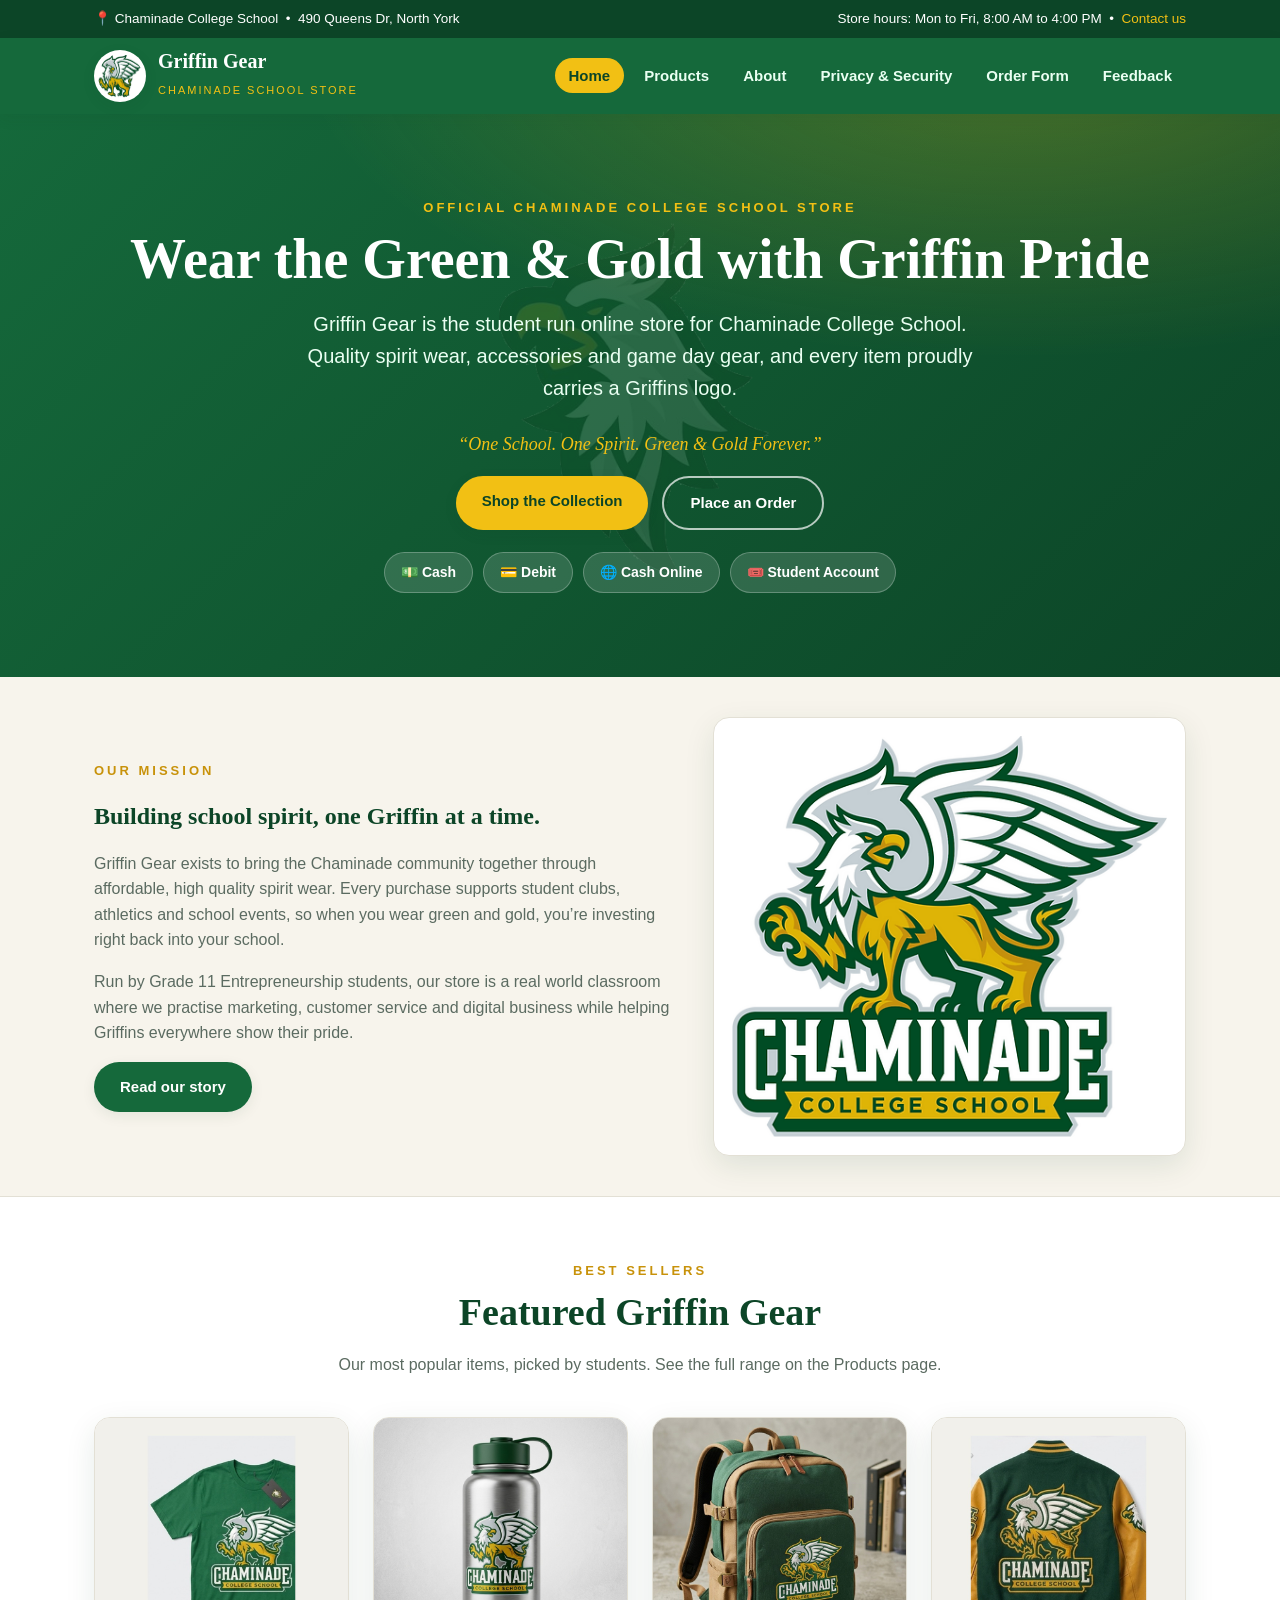
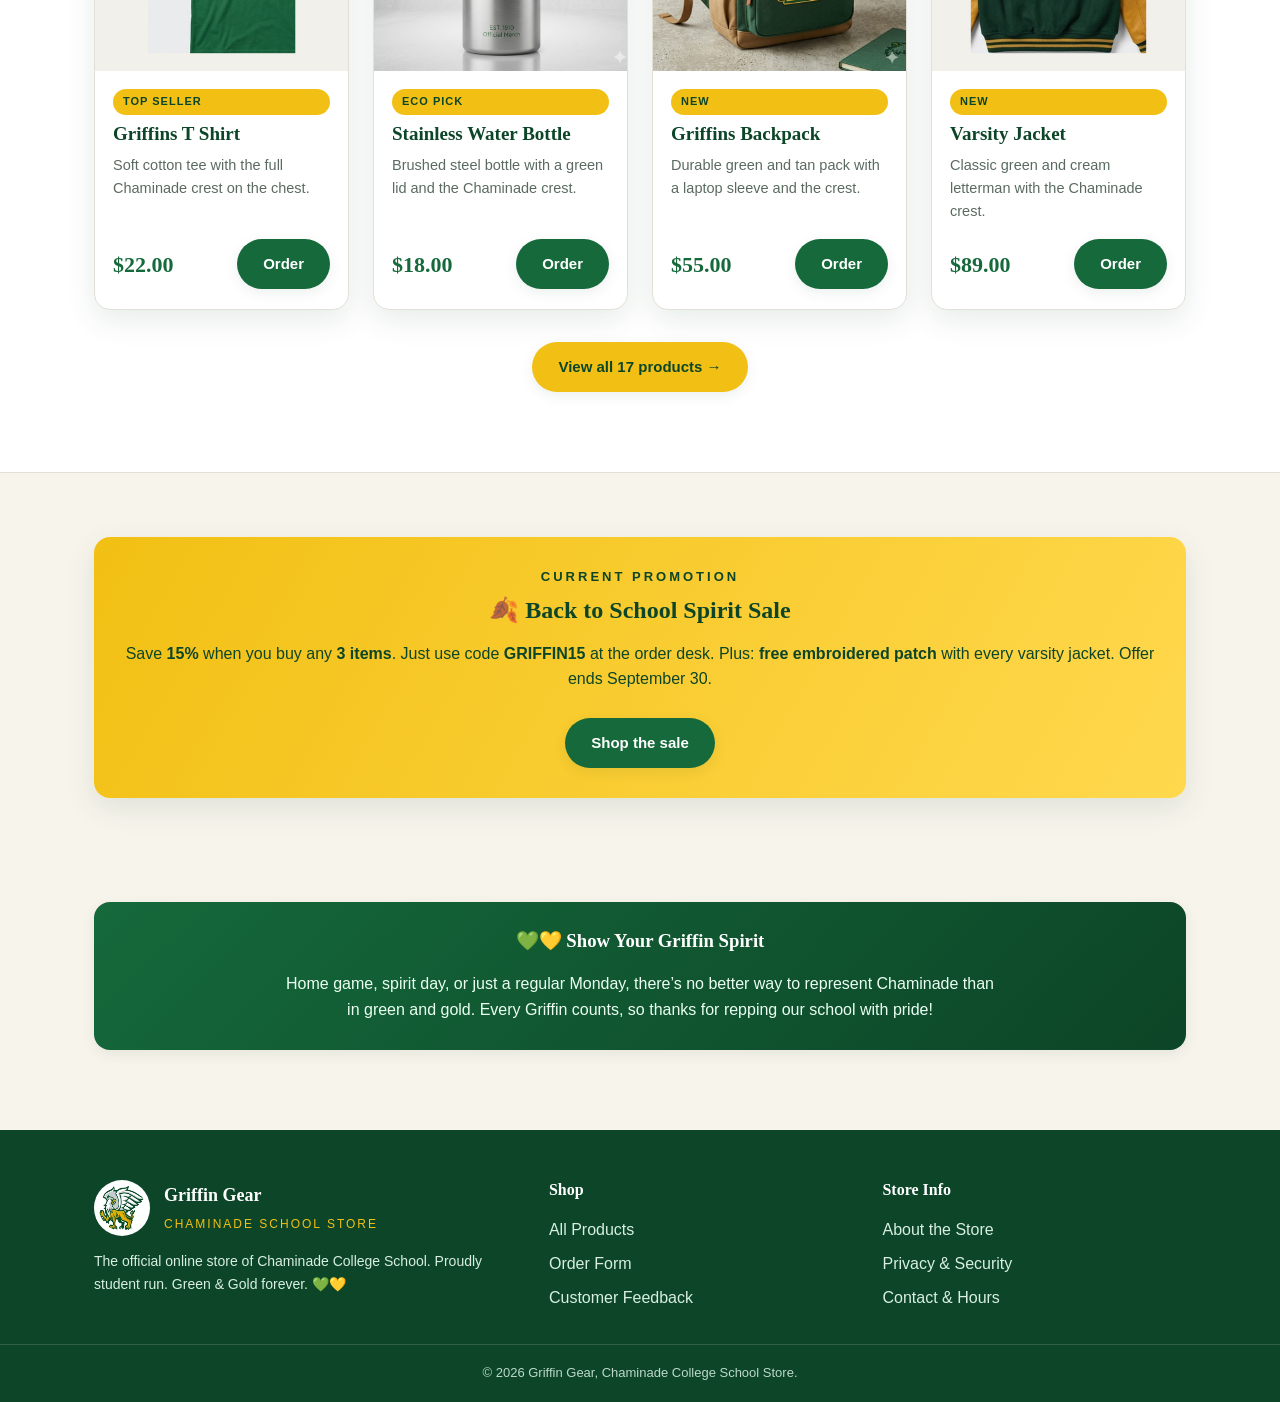
<file: index.html>
<!DOCTYPE html>
<html lang="en">
<head>
  <meta charset="UTF-8" />
  <meta name="viewport" content="width=device-width, initial-scale=1.0" />
  <title>Griffin Gear | Chaminade College School Store</title>
  <meta name="description" content="The official Chaminade College School online store. Shop Griffins spirit wear, accessories and gear in green and gold." />
  <link rel="icon" type="image/png" href="assets/img/favicon.png" />
  <link rel="stylesheet" href="assets/css/styles.css" />
</head>
<body>

  <!-- Top bar -->
  <div class="topbar">
    <div class="container">
      <span>📍 Chaminade College School &nbsp;•&nbsp; 490 Queens Dr, North York</span>
      <span>Store hours: Mon to Fri, 8:00 AM to 4:00 PM &nbsp;•&nbsp; <a href="about.html">Contact us</a></span>
    </div>
  </div>

  <!-- Header / Nav -->
  <header class="site-header">
    <nav class="nav">
      <a class="brand" href="index.html">
        <img src="assets/img/logo-2.png" alt="Chaminade Griffins logo" />
        <span>
          <span class="brand-name">Griffin Gear</span><br />
          <span class="brand-sub">Chaminade School Store</span>
        </span>
      </a>
      <button class="nav-toggle" aria-label="Toggle navigation">☰</button>
      <ul class="nav-links">
        <li><a href="index.html" class="active">Home</a></li>
        <li><a href="products.html">Products</a></li>
        <li><a href="about.html">About</a></li>
        <li><a href="privacy.html">Privacy &amp; Security</a></li>
        <li><a href="order.html">Order Form</a></li>
        <li><a href="feedback.html">Feedback</a></li>
      </ul>
    </nav>
  </header>

  <!-- Hero -->
  <section class="hero">
    <img class="hero-watermark" src="assets/img/logo-3-ghost.png" alt="" aria-hidden="true" />
    <div class="container">
      <p class="eyebrow" style="color:var(--gold)">Official Chaminade College School Store</p>
      <h1>Wear the Green &amp; Gold with Griffin Pride</h1>
      <p class="lead">Griffin Gear is the student run online store for Chaminade College School. Quality spirit wear, accessories and game day gear, and every item proudly carries a Griffins logo.</p>
      <p class="hero-slogan">“One School. One Spirit. Green &amp; Gold Forever.”</p>
      <div class="hero-actions">
        <a class="btn btn--primary" href="products.html">Shop the Collection</a>
        <a class="btn btn--ghost" href="order.html">Place an Order</a>
      </div>
      <div class="pills" aria-label="Accepted payment methods">
        <span class="pill">💵 Cash</span>
        <span class="pill">💳 Debit</span>
        <span class="pill">🌐 Cash Online</span>
        <span class="pill">🎟️ Student Account</span>
      </div>
    </div>
  </section>

  <!-- Mission -->
  <section class="section section--tight">
    <div class="container">
      <div class="split">
        <div>
          <p class="eyebrow">Our Mission</p>
          <h2>Building school spirit, one Griffin at a time.</h2>
          <p class="muted">Griffin Gear exists to bring the Chaminade community together through affordable, high quality spirit wear. Every purchase supports student clubs, athletics and school events, so when you wear green and gold, you’re investing right back into your school.</p>
          <p class="muted">Run by Grade 11 Entrepreneurship students, our store is a real world classroom where we practise marketing, customer service and digital business while helping Griffins everywhere show their pride.</p>
          <a class="btn btn--green" href="about.html">Read our story</a>
        </div>
        <div class="media-frame">
          <img src="assets/img/logo-1.png" alt="Chaminade College School Griffins crest" />
        </div>
      </div>
    </div>
  </section>

  <!-- Featured products / best sellers -->
  <section class="section" style="background:var(--paper);border-top:1px solid var(--line);border-bottom:1px solid var(--line);">
    <div class="container">
      <div class="section-head">
        <p class="eyebrow">Best Sellers</p>
        <h2>Featured Griffin Gear</h2>
        <p class="muted">Our most popular items, picked by students. See the full range on the Products page.</p>
      </div>
      <div class="grid grid--4">

        <article class="card">
          <div class="card__media"><img src="assets/img/products-photo/tshirt.jpg" alt="Green Griffins T shirt with Chaminade logo" /></div>
          <div class="card__body">
            <span class="tag">Top seller</span>
            <h3 class="card__title">Griffins T Shirt</h3>
            <p class="card__desc">Soft cotton tee with the full Chaminade crest on the chest.</p>
            <div class="card__row"><span class="price">$22.00</span><a class="btn btn--green" href="order.html">Order</a></div>
          </div>
        </article>

        <article class="card">
          <div class="card__media"><img src="assets/img/products-photo/water-bottle.jpg" alt="Stainless steel water bottle with Chaminade crest" /></div>
          <div class="card__body">
            <span class="tag">Eco pick</span>
            <h3 class="card__title">Stainless Water Bottle</h3>
            <p class="card__desc">Brushed steel bottle with a green lid and the Chaminade crest.</p>
            <div class="card__row"><span class="price">$18.00</span><a class="btn btn--green" href="order.html">Order</a></div>
          </div>
        </article>

        <article class="card">
          <div class="card__media"><img src="assets/img/products-photo/backpack.jpg" alt="Green and tan backpack with Chaminade crest" /></div>
          <div class="card__body">
            <span class="tag">New</span>
            <h3 class="card__title">Griffins Backpack</h3>
            <p class="card__desc">Durable green and tan pack with a laptop sleeve and the crest.</p>
            <div class="card__row"><span class="price">$55.00</span><a class="btn btn--green" href="order.html">Order</a></div>
          </div>
        </article>

        <article class="card">
          <div class="card__media"><img src="assets/img/products-photo/varsity-jacket.jpg" alt="Green and cream varsity jacket with Chaminade logo" /></div>
          <div class="card__body">
            <span class="tag">New</span>
            <h3 class="card__title">Varsity Jacket</h3>
            <p class="card__desc">Classic green and cream letterman with the Chaminade crest.</p>
            <div class="card__row"><span class="price">$89.00</span><a class="btn btn--green" href="order.html">Order</a></div>
          </div>
        </article>

      </div>
      <p class="center" style="margin-top:32px;"><a class="btn btn--primary" href="products.html">View all 17 products →</a></p>
    </div>
  </section>

  <!-- Promotions -->
  <section class="section">
    <div class="container">
      <div class="promo">
        <p class="eyebrow" style="color:var(--green-dark)">Current Promotion</p>
        <h2>🍂 Back to School Spirit Sale</h2>
        <p>Save <strong>15%</strong> when you buy any <strong>3 items</strong>. Just use code <strong>GRIFFIN15</strong> at the order desk. Plus: <strong>free embroidered patch</strong> with every varsity jacket. Offer ends September 30.</p>
        <a class="btn btn--green" href="products.html" style="margin-top:10px;">Shop the sale</a>
      </div>
    </div>
  </section>

  <!-- School spirit message -->
  <section class="section section--tight">
    <div class="container">
      <div class="panel center" style="background:linear-gradient(135deg,var(--green),var(--green-dark));color:#fff;border:0;">
        <h3 style="color:#fff;justify-content:center;">💚💛 Show Your Griffin Spirit</h3>
        <p style="max-width:720px;margin:0 auto;color:#eafff2;">Home game, spirit day, or just a regular Monday, there’s no better way to represent Chaminade than in green and gold. Every Griffin counts, so thanks for repping our school with pride!</p>
      </div>
    </div>
  </section>

  <!-- Footer -->
  <footer class="site-footer">
    <div class="container">
      <div class="footer-grid">
        <div>
          <div class="footer-brand">
            <img src="assets/img/logo-2.png" alt="Chaminade Griffins logo" />
            <div>
              <strong style="color:#fff;font-family:var(--serif);font-size:18px;">Griffin Gear</strong><br />
              <span style="font-size:12px;letter-spacing:2px;color:var(--gold);">CHAMINADE SCHOOL STORE</span>
            </div>
          </div>
          <p style="font-size:14px;">The official online store of Chaminade College School. Proudly student run. Green &amp; Gold forever. 💚💛</p>
        </div>
        <div>
          <h4>Shop</h4>
          <a href="products.html">All Products</a>
          <a href="order.html">Order Form</a>
          <a href="feedback.html">Customer Feedback</a>
        </div>
        <div>
          <h4>Store Info</h4>
          <a href="about.html">About the Store</a>
          <a href="privacy.html">Privacy &amp; Security</a>
          <a href="about.html">Contact &amp; Hours</a>
        </div>
      </div>
    </div>
    <div class="footer-bottom">
      © <span id="year"></span> Griffin Gear, Chaminade College School Store.
    </div>
  </footer>

  <script src="assets/js/main.js"></script>
</body>
</html>
</file>
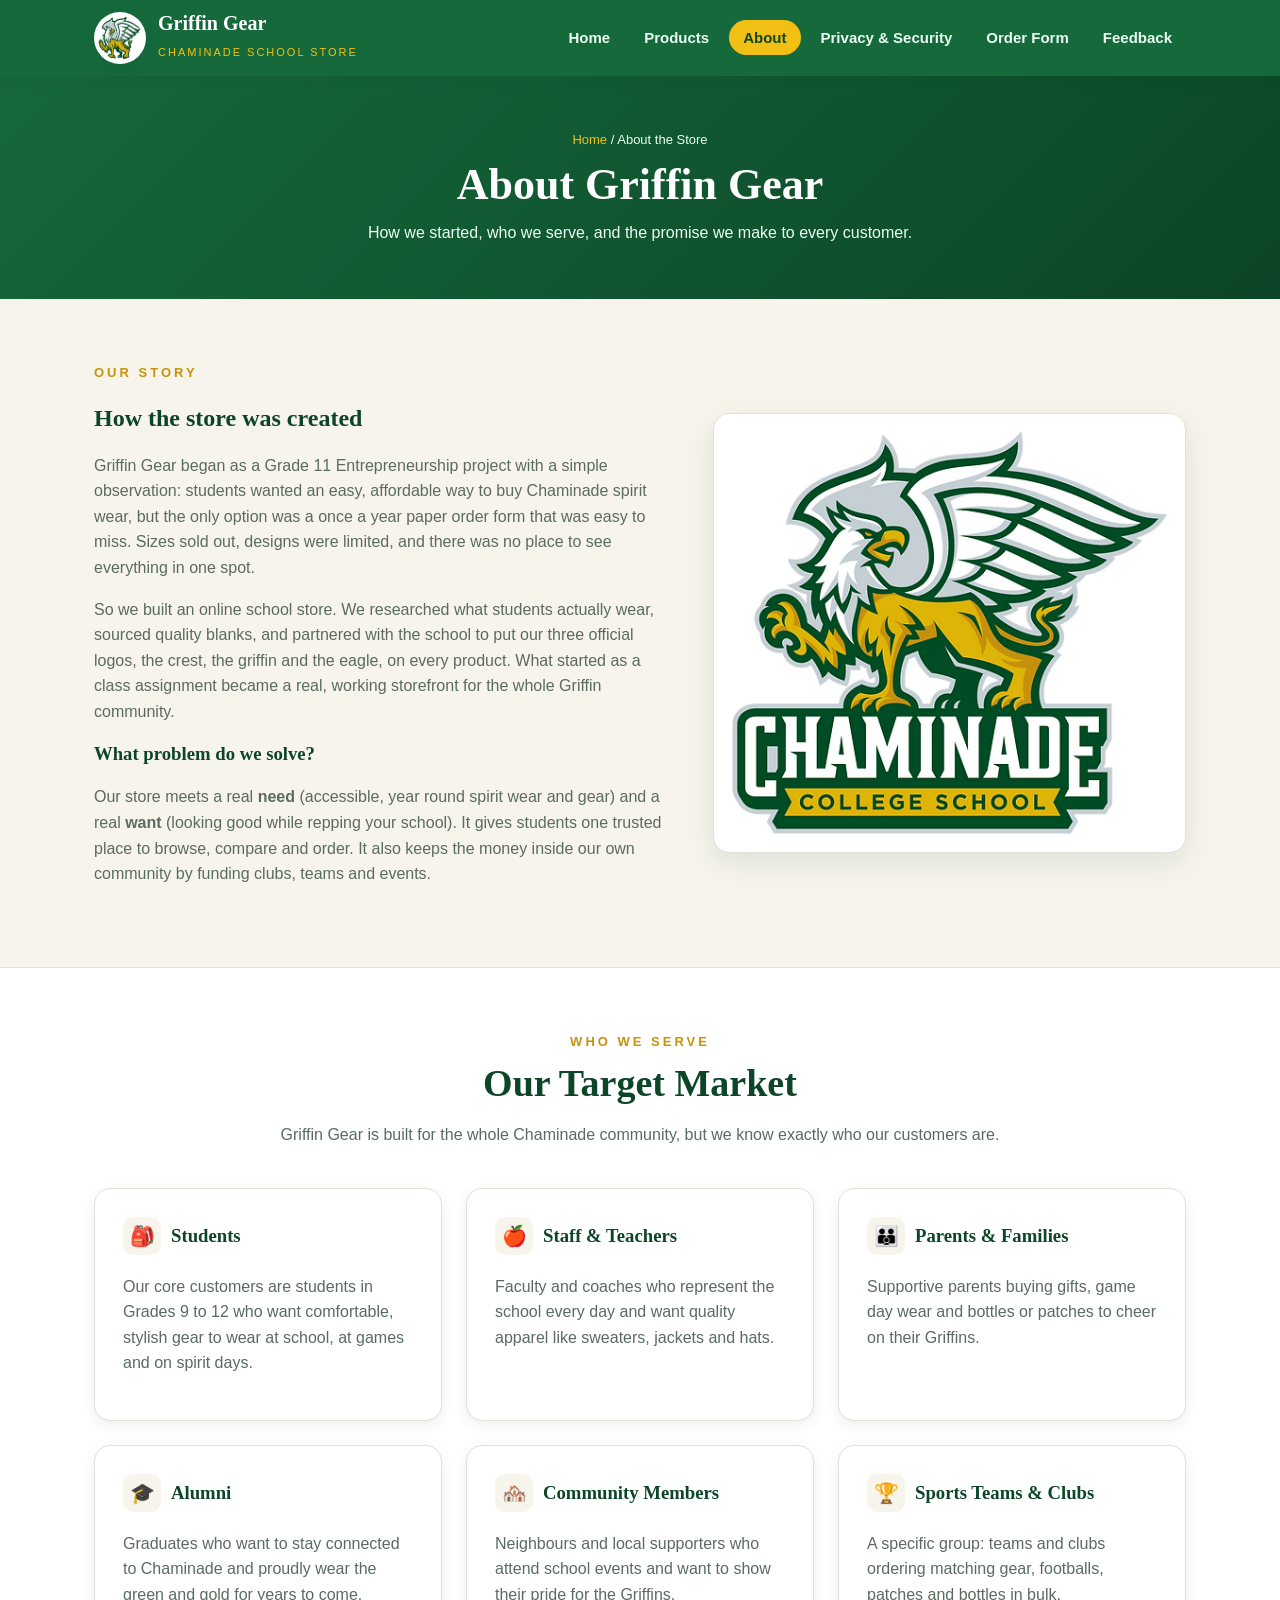
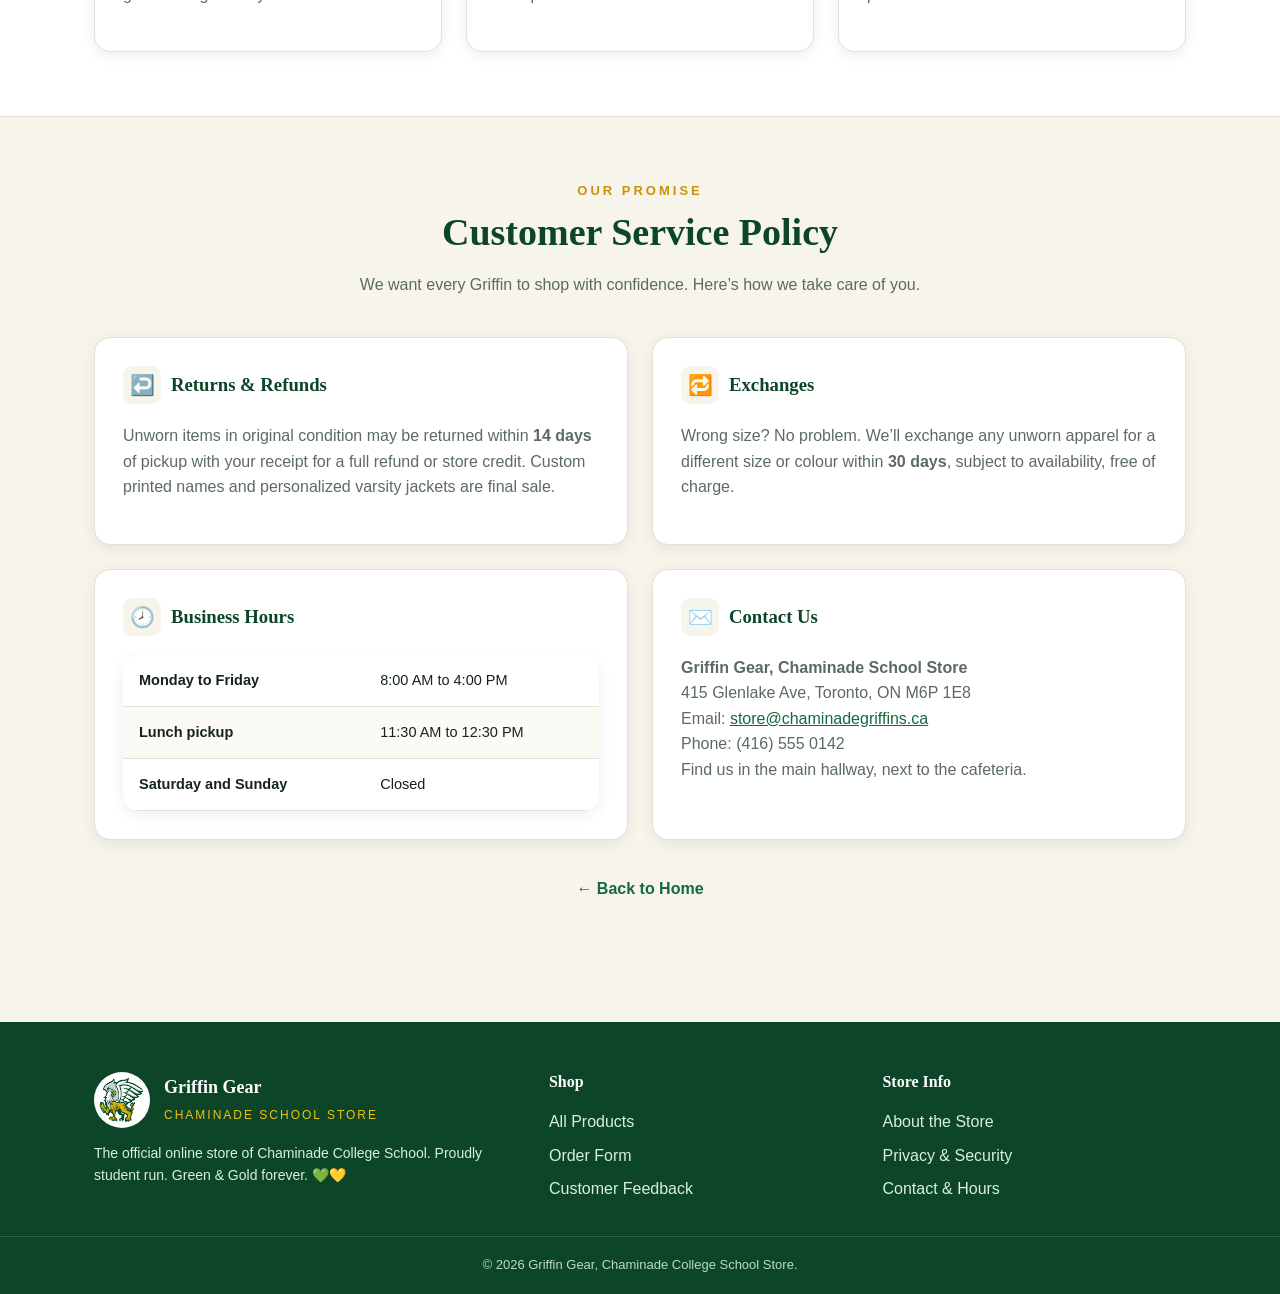
<file: about.html>
<!DOCTYPE html>
<html lang="en">
<head>
  <meta charset="UTF-8" />
  <meta name="viewport" content="width=device-width, initial-scale=1.0" />
  <title>About the Store | Griffin Gear | Chaminade School Store</title>
  <meta name="description" content="The story behind Griffin Gear, who we serve, and our customer service policy." />
  <link rel="icon" type="image/png" href="assets/img/favicon.png" />
  <link rel="stylesheet" href="assets/css/styles.css" />
</head>
<body>

  <header class="site-header">
    <nav class="nav">
      <a class="brand" href="index.html">
        <img src="assets/img/logo-2.png" alt="Chaminade Griffins logo" />
        <span><span class="brand-name">Griffin Gear</span><br /><span class="brand-sub">Chaminade School Store</span></span>
      </a>
      <button class="nav-toggle" aria-label="Toggle navigation">☰</button>
      <ul class="nav-links">
        <li><a href="index.html">Home</a></li>
        <li><a href="products.html">Products</a></li>
        <li><a href="about.html" class="active">About</a></li>
        <li><a href="privacy.html">Privacy &amp; Security</a></li>
        <li><a href="order.html">Order Form</a></li>
        <li><a href="feedback.html">Feedback</a></li>
      </ul>
    </nav>
  </header>

  <section class="page-hero">
    <div class="container">
      <p class="crumbs"><a href="index.html">Home</a> / About the Store</p>
      <h1>About Griffin Gear</h1>
      <p>How we started, who we serve, and the promise we make to every customer.</p>
    </div>
  </section>

  <!-- Store history -->
  <section class="section">
    <div class="container">
      <div class="split">
        <div>
          <p class="eyebrow">Our Story</p>
          <h2>How the store was created</h2>
          <p class="muted">Griffin Gear began as a Grade 11 Entrepreneurship project with a simple observation: students wanted an easy, affordable way to buy Chaminade spirit wear, but the only option was a once a year paper order form that was easy to miss. Sizes sold out, designs were limited, and there was no place to see everything in one spot.</p>
          <p class="muted">So we built an online school store. We researched what students actually wear, sourced quality blanks, and partnered with the school to put our three official logos, the crest, the griffin and the eagle, on every product. What started as a class assignment became a real, working storefront for the whole Griffin community.</p>

          <h3>What problem do we solve?</h3>
          <p class="muted">Our store meets a real <strong>need</strong> (accessible, year round spirit wear and gear) and a real <strong>want</strong> (looking good while repping your school). It gives students one trusted place to browse, compare and order. It also keeps the money inside our own community by funding clubs, teams and events.</p>
        </div>
        <div class="media-frame">
          <img src="assets/img/logo-1.png" alt="Chaminade College School Griffins crest" />
        </div>
      </div>
    </div>
  </section>

  <!-- Target market -->
  <section class="section" style="background:var(--paper);border-top:1px solid var(--line);border-bottom:1px solid var(--line);">
    <div class="container">
      <div class="section-head">
        <p class="eyebrow">Who We Serve</p>
        <h2>Our Target Market</h2>
        <p class="muted">Griffin Gear is built for the whole Chaminade community, but we know exactly who our customers are.</p>
      </div>
      <div class="grid grid--3">
        <div class="panel"><h3><span class="icon-dot">🎒</span> Students</h3><p class="muted">Our core customers are students in Grades 9 to 12 who want comfortable, stylish gear to wear at school, at games and on spirit days.</p></div>
        <div class="panel"><h3><span class="icon-dot">🍎</span> Staff &amp; Teachers</h3><p class="muted">Faculty and coaches who represent the school every day and want quality apparel like sweaters, jackets and hats.</p></div>
        <div class="panel"><h3><span class="icon-dot">👪</span> Parents &amp; Families</h3><p class="muted">Supportive parents buying gifts, game day wear and bottles or patches to cheer on their Griffins.</p></div>
        <div class="panel"><h3><span class="icon-dot">🎓</span> Alumni</h3><p class="muted">Graduates who want to stay connected to Chaminade and proudly wear the green and gold for years to come.</p></div>
        <div class="panel"><h3><span class="icon-dot">🏘️</span> Community Members</h3><p class="muted">Neighbours and local supporters who attend school events and want to show their pride for the Griffins.</p></div>
        <div class="panel"><h3><span class="icon-dot">🏆</span> Sports Teams &amp; Clubs</h3><p class="muted">A specific group: teams and clubs ordering matching gear, footballs, patches and bottles in bulk.</p></div>
      </div>
    </div>
  </section>

  <!-- Customer service policy -->
  <section class="section">
    <div class="container">
      <div class="section-head">
        <p class="eyebrow">Our Promise</p>
        <h2>Customer Service Policy</h2>
        <p class="muted">We want every Griffin to shop with confidence. Here’s how we take care of you.</p>
      </div>
      <div class="grid grid--2">
        <div class="panel">
          <h3><span class="icon-dot">↩️</span> Returns &amp; Refunds</h3>
          <p class="muted">Unworn items in original condition may be returned within <strong>14 days</strong> of pickup with your receipt for a full refund or store credit. Custom printed names and personalized varsity jackets are final sale.</p>
        </div>
        <div class="panel">
          <h3><span class="icon-dot">🔁</span> Exchanges</h3>
          <p class="muted">Wrong size? No problem. We’ll exchange any unworn apparel for a different size or colour within <strong>30 days</strong>, subject to availability, free of charge.</p>
        </div>
        <div class="panel">
          <h3><span class="icon-dot">🕗</span> Business Hours</h3>
          <table class="data" style="margin-top:6px;">
            <tbody>
              <tr><th>Monday to Friday</th><td>8:00 AM to 4:00 PM</td></tr>
              <tr><th>Lunch pickup</th><td>11:30 AM to 12:30 PM</td></tr>
              <tr><th>Saturday and Sunday</th><td>Closed</td></tr>
            </tbody>
          </table>
        </div>
        <div class="panel">
          <h3><span class="icon-dot">✉️</span> Contact Us</h3>
          <p class="muted">
            <strong>Griffin Gear, Chaminade School Store</strong><br />
            415 Glenlake Ave, Toronto, ON M6P 1E8<br />
            Email: <a href="mailto:store@chaminadegriffins.ca">store@chaminadegriffins.ca</a><br />
            Phone: (416) 555 0142<br />
            Find us in the main hallway, next to the cafeteria.
          </p>
        </div>
      </div>

      <p class="center" style="margin-top:36px;"><a class="backhome" href="index.html">← Back to Home</a></p>
    </div>
  </section>

  <footer class="site-footer">
    <div class="container">
      <div class="footer-grid">
        <div>
          <div class="footer-brand">
            <img src="assets/img/logo-2.png" alt="Chaminade Griffins logo" />
            <div><strong style="color:#fff;font-family:var(--serif);font-size:18px;">Griffin Gear</strong><br /><span style="font-size:12px;letter-spacing:2px;color:var(--gold);">CHAMINADE SCHOOL STORE</span></div>
          </div>
          <p style="font-size:14px;">The official online store of Chaminade College School. Proudly student run. Green &amp; Gold forever. 💚💛</p>
        </div>
        <div>
          <h4>Shop</h4>
          <a href="products.html">All Products</a>
          <a href="order.html">Order Form</a>
          <a href="feedback.html">Customer Feedback</a>
        </div>
        <div>
          <h4>Store Info</h4>
          <a href="about.html">About the Store</a>
          <a href="privacy.html">Privacy &amp; Security</a>
          <a href="about.html">Contact &amp; Hours</a>
        </div>
      </div>
    </div>
    <div class="footer-bottom">© <span id="year"></span> Griffin Gear, Chaminade College School Store.</div>
  </footer>

  <script src="assets/js/main.js"></script>
</body>
</html>
</file>
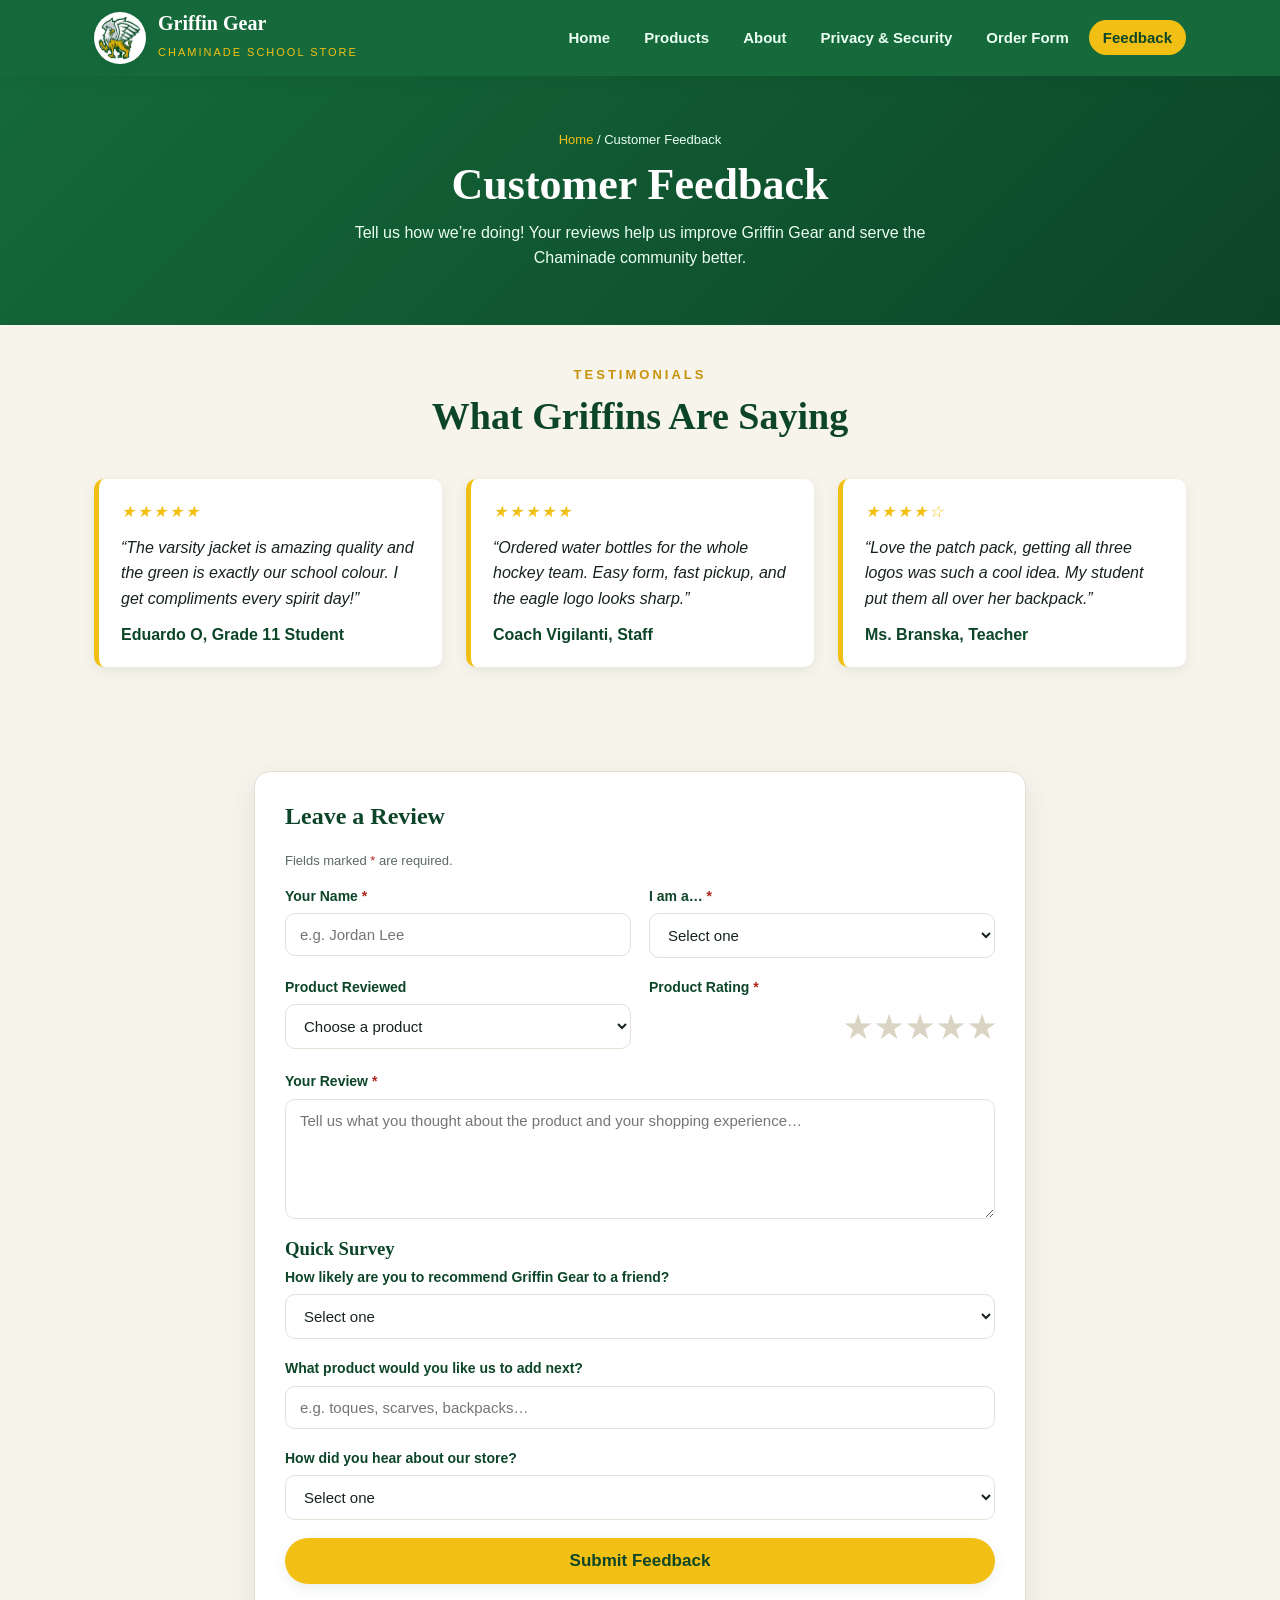
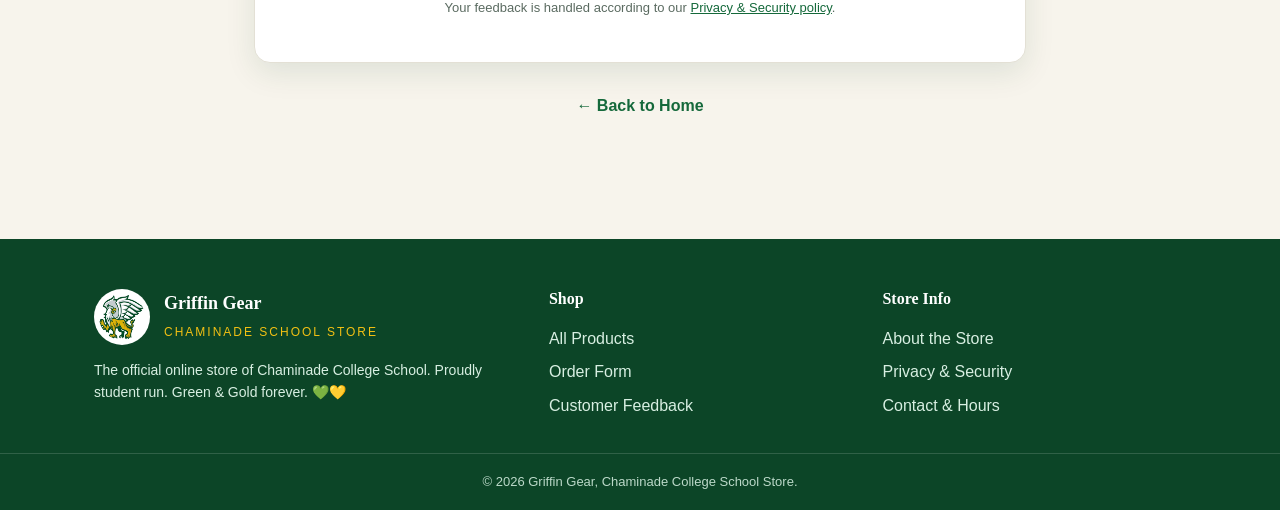
<file: feedback.html>
<!DOCTYPE html>
<html lang="en">
<head>
  <meta charset="UTF-8" />
  <meta name="viewport" content="width=device-width, initial-scale=1.0" />
  <title>Customer Feedback | Griffin Gear | Chaminade School Store</title>
  <meta name="description" content="Leave a review, rate your products, take our survey, and read what other Griffins are saying." />
  <link rel="icon" type="image/png" href="assets/img/favicon.png" />
  <link rel="stylesheet" href="assets/css/styles.css" />
</head>
<body>

  <header class="site-header">
    <nav class="nav">
      <a class="brand" href="index.html">
        <img src="assets/img/logo-2.png" alt="Chaminade Griffins logo" />
        <span><span class="brand-name">Griffin Gear</span><br /><span class="brand-sub">Chaminade School Store</span></span>
      </a>
      <button class="nav-toggle" aria-label="Toggle navigation">☰</button>
      <ul class="nav-links">
        <li><a href="index.html">Home</a></li>
        <li><a href="products.html">Products</a></li>
        <li><a href="about.html">About</a></li>
        <li><a href="privacy.html">Privacy &amp; Security</a></li>
        <li><a href="order.html">Order Form</a></li>
        <li><a href="feedback.html" class="active">Feedback</a></li>
      </ul>
    </nav>
  </header>

  <section class="page-hero">
    <div class="container">
      <p class="crumbs"><a href="index.html">Home</a> / Customer Feedback</p>
      <h1>Customer Feedback</h1>
      <p>Tell us how we’re doing! Your reviews help us improve Griffin Gear and serve the Chaminade community better.</p>
    </div>
  </section>

  <!-- Testimonials -->
  <section class="section section--tight">
    <div class="container">
      <div class="section-head">
        <p class="eyebrow">Testimonials</p>
        <h2>What Griffins Are Saying</h2>
      </div>
      <div class="grid grid--3">
        <div class="quote">
          <p class="stars-static">★★★★★</p>
          <p>“The varsity jacket is amazing quality and the green is exactly our school colour. I get compliments every spirit day!”</p>
          <span class="who">Eduardo O, Grade 11 Student</span>
        </div>
        <div class="quote">
          <p class="stars-static">★★★★★</p>
          <p>“Ordered water bottles for the whole hockey team. Easy form, fast pickup, and the eagle logo looks sharp.”</p>
          <span class="who">Coach Vigilanti, Staff</span>
        </div>
        <div class="quote">
          <p class="stars-static">★★★★☆</p>
          <p>“Love the patch pack, getting all three logos was such a cool idea. My student put them all over her backpack.”</p>
          <span class="who">Ms. Branska, Teacher</span>
        </div>
      </div>
    </div>
  </section>

  <!-- Review + rating + survey form -->
  <section class="section">
    <div class="container" style="max-width:820px;">

      <div id="feedbackSuccess" class="alert alert--ok hidden">
        ✅ Thank you for your feedback! Your review and survey responses have been submitted. We read every one. 💚💛
      </div>

      <form id="feedbackForm" class="form" novalidate>
        <h2 style="margin-top:0;">Leave a Review</h2>
        <p class="form-note">Fields marked <span class="req">*</span> are required.</p>

        <div class="form-row">
          <div class="field">
            <label for="fbname">Your Name <span class="req">*</span></label>
            <input type="text" id="fbname" name="fbname" placeholder="e.g. Jordan Lee" required />
          </div>
          <div class="field">
            <label for="fbrole">I am a… <span class="req">*</span></label>
            <select id="fbrole" name="fbrole" required>
              <option value="">Select one</option>
              <option>Student</option><option>Staff / Teacher</option>
              <option>Parent</option><option>Alumni</option><option>Community Member</option>
            </select>
          </div>
        </div>

        <div class="form-row">
          <div class="field">
            <label for="fbproduct">Product Reviewed</label>
            <select id="fbproduct" name="fbproduct">
              <option value="">Choose a product</option>
              <option>Griffins T Shirt</option>
              <option>Crewneck Sweater</option>
              <option>Varsity Jacket</option>
              <option>Jogging Pants</option>
              <option>Athletic Shorts</option>
              <option>Griffins Crew Socks</option>
              <option>Baseball Hat</option>
              <option>Stainless Water Bottle</option>
              <option>Griffin Key Chain</option>
              <option>Griffins Phone Case</option>
              <option>Griffins Backpack</option>
              <option>Embroidered Patch Pack</option>
              <option>Griffin Notebook</option>
              <option>Stationery Set</option>
              <option>Griffins Running Shoes</option>
              <option>Griffins Football</option>
              <option>Griffins Basketball</option>
            </select>
          </div>
          <div class="field">
            <label>Product Rating <span class="req">*</span></label>
            <div class="stars" role="radiogroup" aria-label="Star rating">
              <input type="radio" id="star5" name="rating" value="5" required /><label for="star5" title="5 stars">★</label>
              <input type="radio" id="star4" name="rating" value="4" /><label for="star4" title="4 stars">★</label>
              <input type="radio" id="star3" name="rating" value="3" /><label for="star3" title="3 stars">★</label>
              <input type="radio" id="star2" name="rating" value="2" /><label for="star2" title="2 stars">★</label>
              <input type="radio" id="star1" name="rating" value="1" /><label for="star1" title="1 star">★</label>
            </div>
          </div>
        </div>

        <div class="field">
          <label for="fbreview">Your Review <span class="req">*</span></label>
          <textarea id="fbreview" name="fbreview" placeholder="Tell us what you thought about the product and your shopping experience…" required></textarea>
        </div>

        <!-- Survey -->
        <h3 style="margin-bottom:6px;">Quick Survey</h3>
        <div class="field">
          <label for="q1">How likely are you to recommend Griffin Gear to a friend?</label>
          <select id="q1" name="recommend">
            <option value="">Select one</option>
            <option>Very likely</option><option>Likely</option>
            <option>Neutral</option><option>Unlikely</option><option>Very unlikely</option>
          </select>
        </div>
        <div class="field">
          <label for="q2">What product would you like us to add next?</label>
          <input type="text" id="q2" name="suggestion" placeholder="e.g. toques, scarves, backpacks…" />
        </div>
        <div class="field">
          <label for="q3">How did you hear about our store?</label>
          <select id="q3" name="source">
            <option value="">Select one</option>
            <option>Friend or classmate</option><option>Teacher / staff</option>
            <option>School announcement</option><option>Social media</option><option>School website</option>
          </select>
        </div>

        <button type="submit" class="btn btn--primary" style="width:100%;font-size:17px;">Submit Feedback</button>
        <p class="form-note center" style="margin-top:14px;">Your feedback is handled according to our <a href="privacy.html">Privacy &amp; Security policy</a>.</p>
      </form>

      <p class="center" style="margin-top:30px;"><a class="backhome" href="index.html">← Back to Home</a></p>
    </div>
  </section>

  <footer class="site-footer">
    <div class="container">
      <div class="footer-grid">
        <div>
          <div class="footer-brand">
            <img src="assets/img/logo-2.png" alt="Chaminade Griffins logo" />
            <div><strong style="color:#fff;font-family:var(--serif);font-size:18px;">Griffin Gear</strong><br /><span style="font-size:12px;letter-spacing:2px;color:var(--gold);">CHAMINADE SCHOOL STORE</span></div>
          </div>
          <p style="font-size:14px;">The official online store of Chaminade College School. Proudly student run. Green &amp; Gold forever. 💚💛</p>
        </div>
        <div>
          <h4>Shop</h4>
          <a href="products.html">All Products</a>
          <a href="order.html">Order Form</a>
          <a href="feedback.html">Customer Feedback</a>
        </div>
        <div>
          <h4>Store Info</h4>
          <a href="about.html">About the Store</a>
          <a href="privacy.html">Privacy &amp; Security</a>
          <a href="about.html">Contact &amp; Hours</a>
        </div>
      </div>
    </div>
    <div class="footer-bottom">© <span id="year"></span> Griffin Gear, Chaminade College School Store.</div>
  </footer>

  <script src="assets/js/main.js"></script>
</body>
</html>
</file>
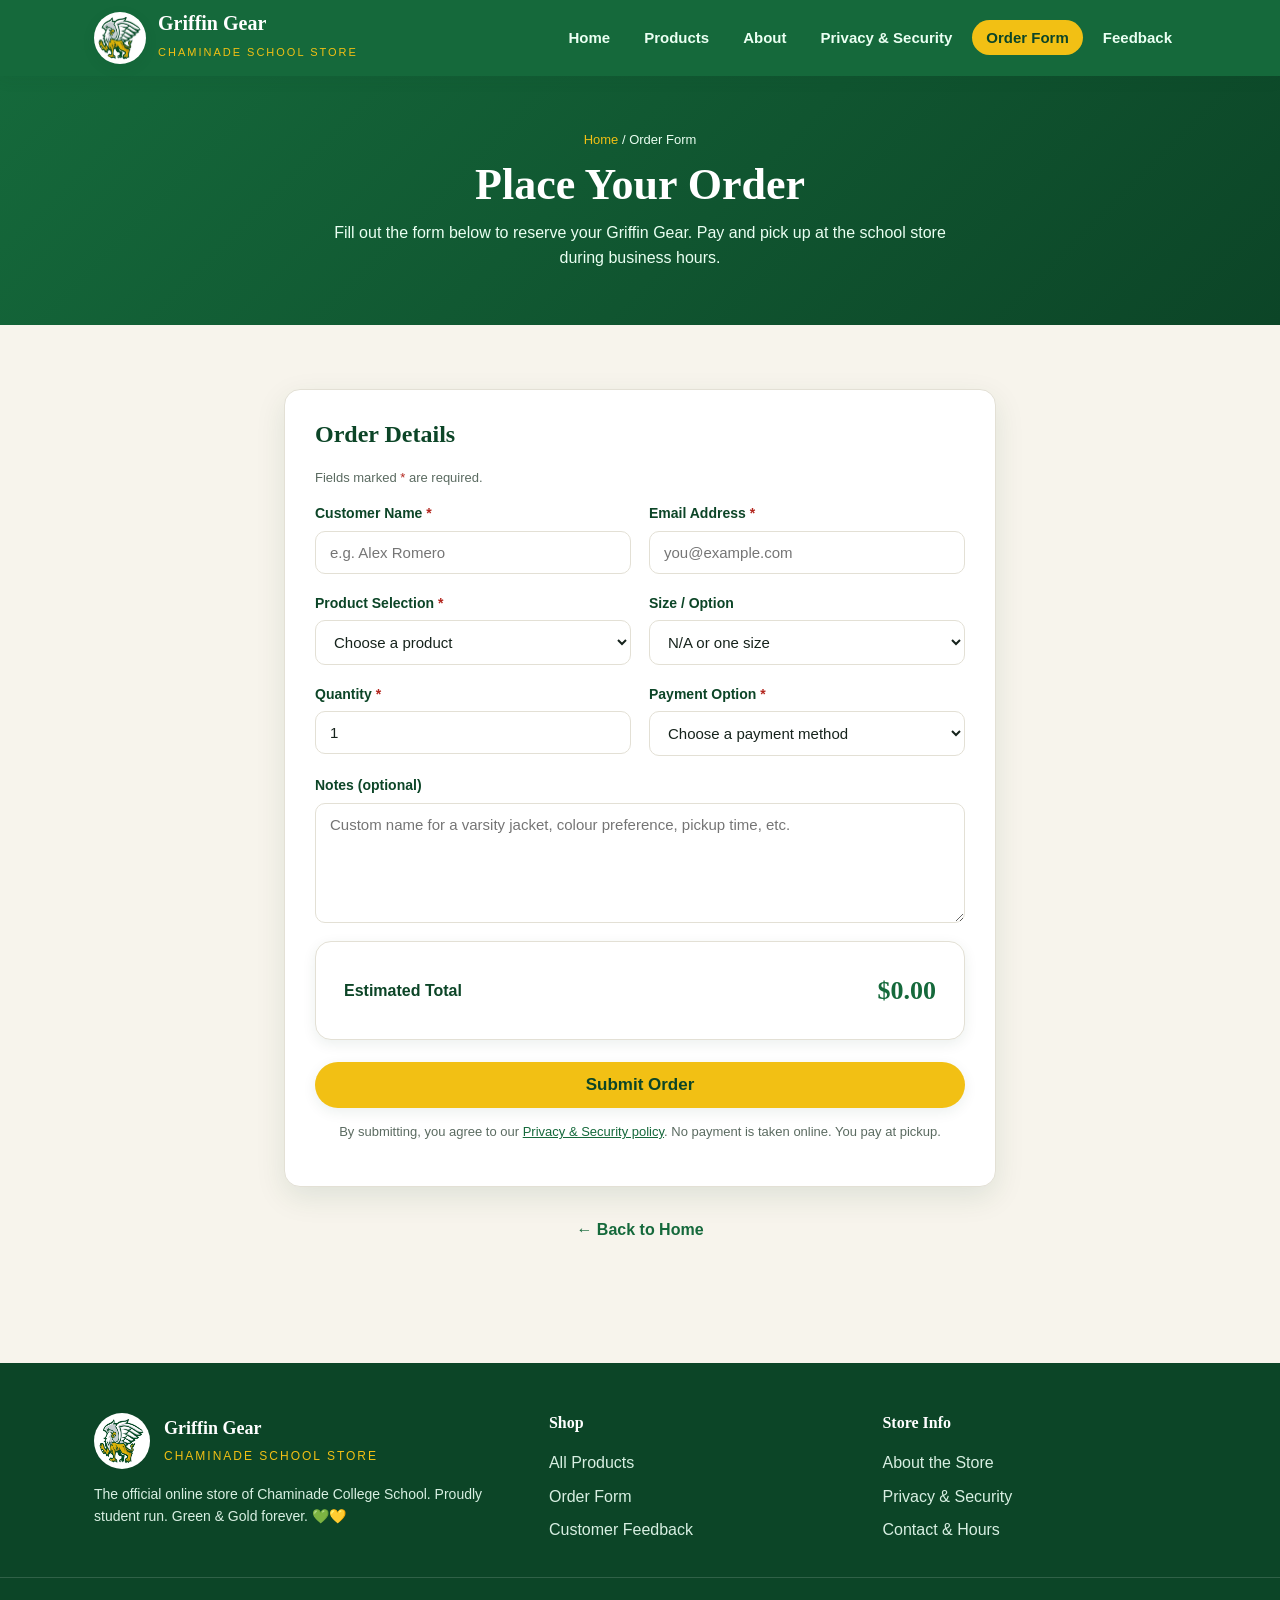
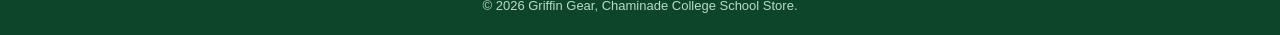
<file: order.html>
<!DOCTYPE html>
<html lang="en">
<head>
  <meta charset="UTF-8" />
  <meta name="viewport" content="width=device-width, initial-scale=1.0" />
  <title>Order Form | Griffin Gear | Chaminade School Store</title>
  <meta name="description" content="Place your Griffin Gear order online: choose a product, quantity and payment option." />
  <link rel="icon" type="image/png" href="assets/img/favicon.png" />
  <link rel="stylesheet" href="assets/css/styles.css" />
</head>
<body>

  <header class="site-header">
    <nav class="nav">
      <a class="brand" href="index.html">
        <img src="assets/img/logo-2.png" alt="Chaminade Griffins logo" />
        <span><span class="brand-name">Griffin Gear</span><br /><span class="brand-sub">Chaminade School Store</span></span>
      </a>
      <button class="nav-toggle" aria-label="Toggle navigation">☰</button>
      <ul class="nav-links">
        <li><a href="index.html">Home</a></li>
        <li><a href="products.html">Products</a></li>
        <li><a href="about.html">About</a></li>
        <li><a href="privacy.html">Privacy &amp; Security</a></li>
        <li><a href="order.html" class="active">Order Form</a></li>
        <li><a href="feedback.html">Feedback</a></li>
      </ul>
    </nav>
  </header>

  <section class="page-hero">
    <div class="container">
      <p class="crumbs"><a href="index.html">Home</a> / Order Form</p>
      <h1>Place Your Order</h1>
      <p>Fill out the form below to reserve your Griffin Gear. Pay and pick up at the school store during business hours.</p>
    </div>
  </section>

  <section class="section">
    <div class="container" style="max-width:760px;">

      <div id="orderSuccess" class="alert alert--ok hidden">
        ✅ Thank you! Your order has been received. We’ll email a confirmation and let you know when it’s ready for pickup at the school store.
      </div>

      <form id="orderForm" class="form" novalidate>
        <h2 style="margin-top:0;">Order Details</h2>
        <p class="form-note">Fields marked <span class="req">*</span> are required.</p>

        <div class="form-row">
          <div class="field">
            <label for="fullname">Customer Name <span class="req">*</span></label>
            <input type="text" id="fullname" name="fullname" placeholder="e.g. Alex Romero" required />
          </div>
          <div class="field">
            <label for="email">Email Address <span class="req">*</span></label>
            <input type="email" id="email" name="email" placeholder="you@example.com" required />
          </div>
        </div>

        <div class="form-row">
          <div class="field">
            <label for="product">Product Selection <span class="req">*</span></label>
            <select id="product" name="product" required>
              <option value="" data-price="0">Choose a product</option>
              <option value="Griffins T Shirt" data-price="22">Griffins T Shirt ($22.00)</option>
              <option value="Crewneck Sweater" data-price="42">Crewneck Sweater ($42.00)</option>
              <option value="Varsity Jacket" data-price="89">Varsity Jacket ($89.00)</option>
              <option value="Jogging Pants" data-price="40">Jogging Pants ($40.00)</option>
              <option value="Athletic Shorts" data-price="26">Athletic Shorts ($26.00)</option>
              <option value="Griffins Crew Socks" data-price="12">Griffins Crew Socks ($12.00)</option>
              <option value="Baseball Hat" data-price="24">Baseball Hat ($24.00)</option>
              <option value="Stainless Water Bottle" data-price="18">Stainless Water Bottle ($18.00)</option>
              <option value="Griffin Key Chain" data-price="9">Griffin Key Chain ($9.00)</option>
              <option value="Griffins Phone Case" data-price="20">Griffins Phone Case ($20.00)</option>
              <option value="Griffins Backpack" data-price="55">Griffins Backpack ($55.00)</option>
              <option value="Embroidered Patch Pack" data-price="15">Embroidered Patch Pack ($15.00)</option>
              <option value="Griffin Notebook" data-price="14">Griffin Notebook ($14.00)</option>
              <option value="Stationery Set" data-price="16">Stationery Set ($16.00)</option>
              <option value="Running Shoes" data-price="74">Griffins Running Shoes ($74.00)</option>
              <option value="Football" data-price="32">Griffins Football ($32.00)</option>
              <option value="Griffins Basketball" data-price="34">Griffins Basketball ($34.00)</option>
            </select>
          </div>
          <div class="field">
            <label for="size">Size / Option</label>
            <select id="size" name="size">
              <option value="">N/A or one size</option>
              <option>YS</option><option>YM</option><option>YL</option>
              <option>XS</option><option>S</option><option>M</option>
              <option>L</option><option>XL</option><option>2XL</option><option>3XL</option>
            </select>
          </div>
        </div>

        <div class="form-row">
          <div class="field">
            <label for="quantity">Quantity <span class="req">*</span></label>
            <input type="number" id="quantity" name="quantity" min="1" value="1" required />
          </div>
          <div class="field">
            <label for="payment">Payment Option <span class="req">*</span></label>
            <select id="payment" name="payment" required>
              <option value="">Choose a payment method</option>
              <option value="Cash">Cash (in person)</option>
              <option value="Debit">Debit (in person)</option>
              <option value="Cash Online">Cash Online (online transfer)</option>
              <option value="Student Account">Charge to Student Account</option>
            </select>
          </div>
        </div>

        <div class="field">
          <label for="notes">Notes (optional)</label>
          <textarea id="notes" name="notes" placeholder="Custom name for a varsity jacket, colour preference, pickup time, etc."></textarea>
        </div>

        <div class="panel" style="display:flex;align-items:center;justify-content:space-between;margin:6px 0 22px;">
          <span style="font-weight:700;color:var(--green-dark);">Estimated Total</span>
          <span id="orderTotal" class="price" style="font-size:26px;">$0.00</span>
        </div>

        <button type="submit" class="btn btn--primary" style="width:100%;font-size:17px;">Submit Order</button>
        <p class="form-note center" style="margin-top:14px;">By submitting, you agree to our <a href="privacy.html">Privacy &amp; Security policy</a>. No payment is taken online. You pay at pickup.</p>
      </form>

      <p class="center" style="margin-top:30px;"><a class="backhome" href="index.html">← Back to Home</a></p>
    </div>
  </section>

  <footer class="site-footer">
    <div class="container">
      <div class="footer-grid">
        <div>
          <div class="footer-brand">
            <img src="assets/img/logo-2.png" alt="Chaminade Griffins logo" />
            <div><strong style="color:#fff;font-family:var(--serif);font-size:18px;">Griffin Gear</strong><br /><span style="font-size:12px;letter-spacing:2px;color:var(--gold);">CHAMINADE SCHOOL STORE</span></div>
          </div>
          <p style="font-size:14px;">The official online store of Chaminade College School. Proudly student run. Green &amp; Gold forever. 💚💛</p>
        </div>
        <div>
          <h4>Shop</h4>
          <a href="products.html">All Products</a>
          <a href="order.html">Order Form</a>
          <a href="feedback.html">Customer Feedback</a>
        </div>
        <div>
          <h4>Store Info</h4>
          <a href="about.html">About the Store</a>
          <a href="privacy.html">Privacy &amp; Security</a>
          <a href="about.html">Contact &amp; Hours</a>
        </div>
      </div>
    </div>
    <div class="footer-bottom">© <span id="year"></span> Griffin Gear, Chaminade College School Store.</div>
  </footer>

  <script src="assets/js/main.js"></script>
</body>
</html>
</file>
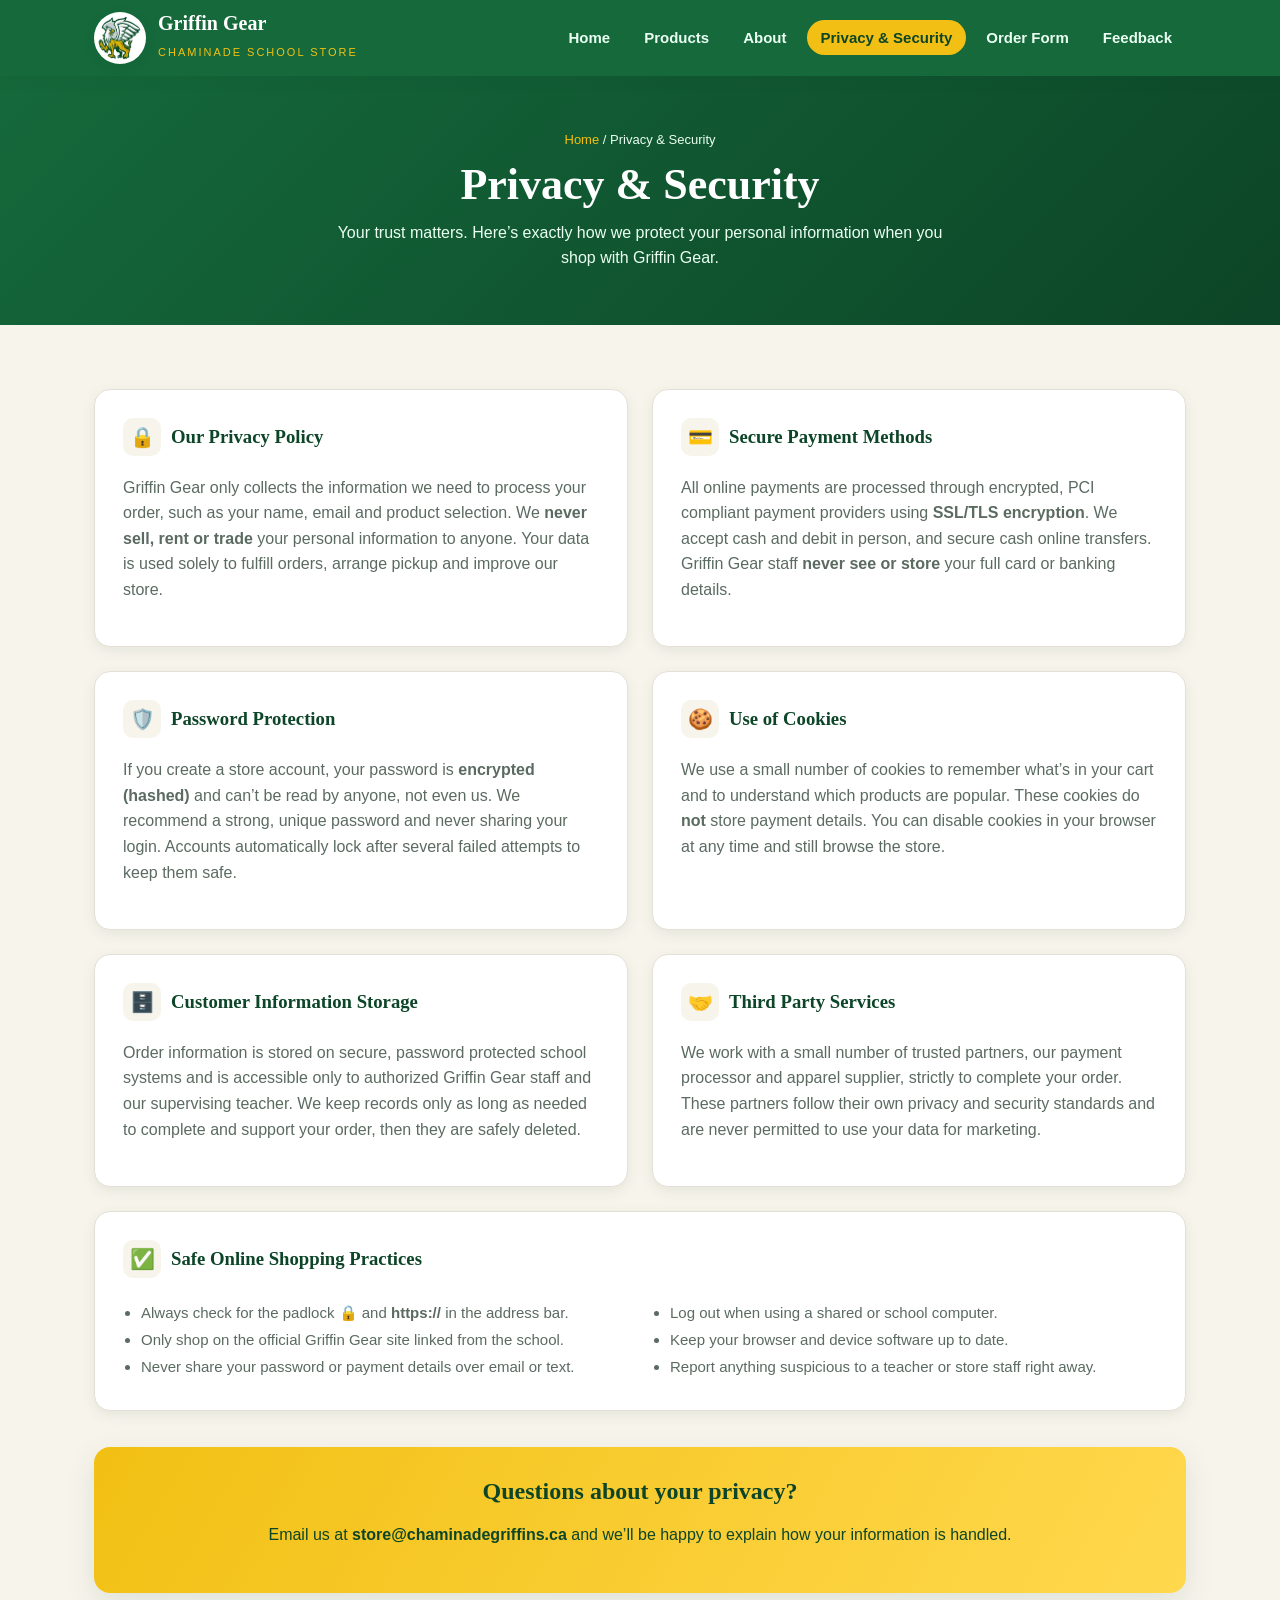
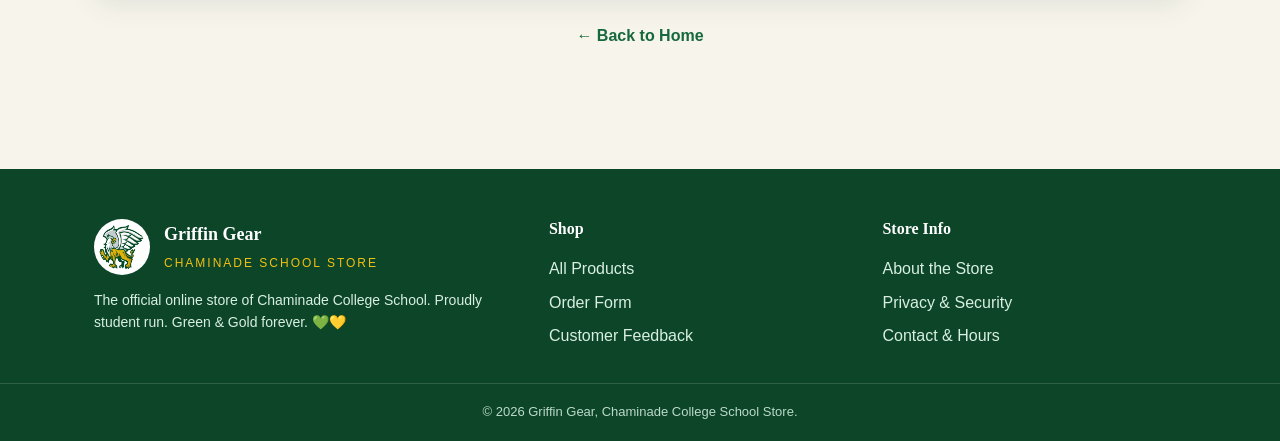
<file: privacy.html>
<!DOCTYPE html>
<html lang="en">
<head>
  <meta charset="UTF-8" />
  <meta name="viewport" content="width=device-width, initial-scale=1.0" />
  <title>Privacy &amp; Security | Griffin Gear | Chaminade School Store</title>
  <meta name="description" content="How Griffin Gear protects your personal information: privacy policy, secure payments, cookies, data storage and safe shopping." />
  <link rel="icon" type="image/png" href="assets/img/favicon.png" />
  <link rel="stylesheet" href="assets/css/styles.css" />
</head>
<body>

  <header class="site-header">
    <nav class="nav">
      <a class="brand" href="index.html">
        <img src="assets/img/logo-2.png" alt="Chaminade Griffins logo" />
        <span><span class="brand-name">Griffin Gear</span><br /><span class="brand-sub">Chaminade School Store</span></span>
      </a>
      <button class="nav-toggle" aria-label="Toggle navigation">☰</button>
      <ul class="nav-links">
        <li><a href="index.html">Home</a></li>
        <li><a href="products.html">Products</a></li>
        <li><a href="about.html">About</a></li>
        <li><a href="privacy.html" class="active">Privacy &amp; Security</a></li>
        <li><a href="order.html">Order Form</a></li>
        <li><a href="feedback.html">Feedback</a></li>
      </ul>
    </nav>
  </header>

  <section class="page-hero">
    <div class="container">
      <p class="crumbs"><a href="index.html">Home</a> / Privacy &amp; Security</p>
      <h1>Privacy &amp; Security</h1>
      <p>Your trust matters. Here’s exactly how we protect your personal information when you shop with Griffin Gear.</p>
    </div>
  </section>

  <section class="section">
    <div class="container">
      <div class="grid grid--2">

        <div class="panel">
          <h3><span class="icon-dot">🔒</span> Our Privacy Policy</h3>
          <p class="muted">Griffin Gear only collects the information we need to process your order, such as your name, email and product selection. We <strong>never sell, rent or trade</strong> your personal information to anyone. Your data is used solely to fulfill orders, arrange pickup and improve our store.</p>
        </div>

        <div class="panel">
          <h3><span class="icon-dot">💳</span> Secure Payment Methods</h3>
          <p class="muted">All online payments are processed through encrypted, PCI compliant payment providers using <strong>SSL/TLS encryption</strong>. We accept cash and debit in person, and secure cash online transfers. Griffin Gear staff <strong>never see or store</strong> your full card or banking details.</p>
        </div>

        <div class="panel">
          <h3><span class="icon-dot">🛡️</span> Password Protection</h3>
          <p class="muted">If you create a store account, your password is <strong>encrypted (hashed)</strong> and can’t be read by anyone, not even us. We recommend a strong, unique password and never sharing your login. Accounts automatically lock after several failed attempts to keep them safe.</p>
        </div>

        <div class="panel">
          <h3><span class="icon-dot">🍪</span> Use of Cookies</h3>
          <p class="muted">We use a small number of cookies to remember what’s in your cart and to understand which products are popular. These cookies do <strong>not</strong> store payment details. You can disable cookies in your browser at any time and still browse the store.</p>
        </div>

        <div class="panel">
          <h3><span class="icon-dot">🗄️</span> Customer Information Storage</h3>
          <p class="muted">Order information is stored on secure, password protected school systems and is accessible only to authorized Griffin Gear staff and our supervising teacher. We keep records only as long as needed to complete and support your order, then they are safely deleted.</p>
        </div>

        <div class="panel">
          <h3><span class="icon-dot">🤝</span> Third Party Services</h3>
          <p class="muted">We work with a small number of trusted partners, our payment processor and apparel supplier, strictly to complete your order. These partners follow their own privacy and security standards and are never permitted to use your data for marketing.</p>
        </div>

      </div>

      <div class="panel" style="margin-top:24px;">
        <h3><span class="icon-dot">✅</span> Safe Online Shopping Practices</h3>
        <div class="grid grid--2" style="margin-top:6px;">
          <ul class="features" style="font-size:15px;">
            <li>Always check for the padlock 🔒 and <strong>https://</strong> in the address bar.</li>
            <li>Only shop on the official Griffin Gear site linked from the school.</li>
            <li>Never share your password or payment details over email or text.</li>
          </ul>
          <ul class="features" style="font-size:15px;">
            <li>Log out when using a shared or school computer.</li>
            <li>Keep your browser and device software up to date.</li>
            <li>Report anything suspicious to a teacher or store staff right away.</li>
          </ul>
        </div>
      </div>

      <div class="promo" style="margin-top:36px;">
        <h2>Questions about your privacy?</h2>
        <p>Email us at <strong>store@chaminadegriffins.ca</strong> and we’ll be happy to explain how your information is handled.</p>
      </div>

      <p class="center" style="margin-top:30px;"><a class="backhome" href="index.html">← Back to Home</a></p>
    </div>
  </section>

  <footer class="site-footer">
    <div class="container">
      <div class="footer-grid">
        <div>
          <div class="footer-brand">
            <img src="assets/img/logo-2.png" alt="Chaminade Griffins logo" />
            <div><strong style="color:#fff;font-family:var(--serif);font-size:18px;">Griffin Gear</strong><br /><span style="font-size:12px;letter-spacing:2px;color:var(--gold);">CHAMINADE SCHOOL STORE</span></div>
          </div>
          <p style="font-size:14px;">The official online store of Chaminade College School. Proudly student run. Green &amp; Gold forever. 💚💛</p>
        </div>
        <div>
          <h4>Shop</h4>
          <a href="products.html">All Products</a>
          <a href="order.html">Order Form</a>
          <a href="feedback.html">Customer Feedback</a>
        </div>
        <div>
          <h4>Store Info</h4>
          <a href="about.html">About the Store</a>
          <a href="privacy.html">Privacy &amp; Security</a>
          <a href="about.html">Contact &amp; Hours</a>
        </div>
      </div>
    </div>
    <div class="footer-bottom">© <span id="year"></span> Griffin Gear, Chaminade College School Store.</div>
  </footer>

  <script src="assets/js/main.js"></script>
</body>
</html>
</file>
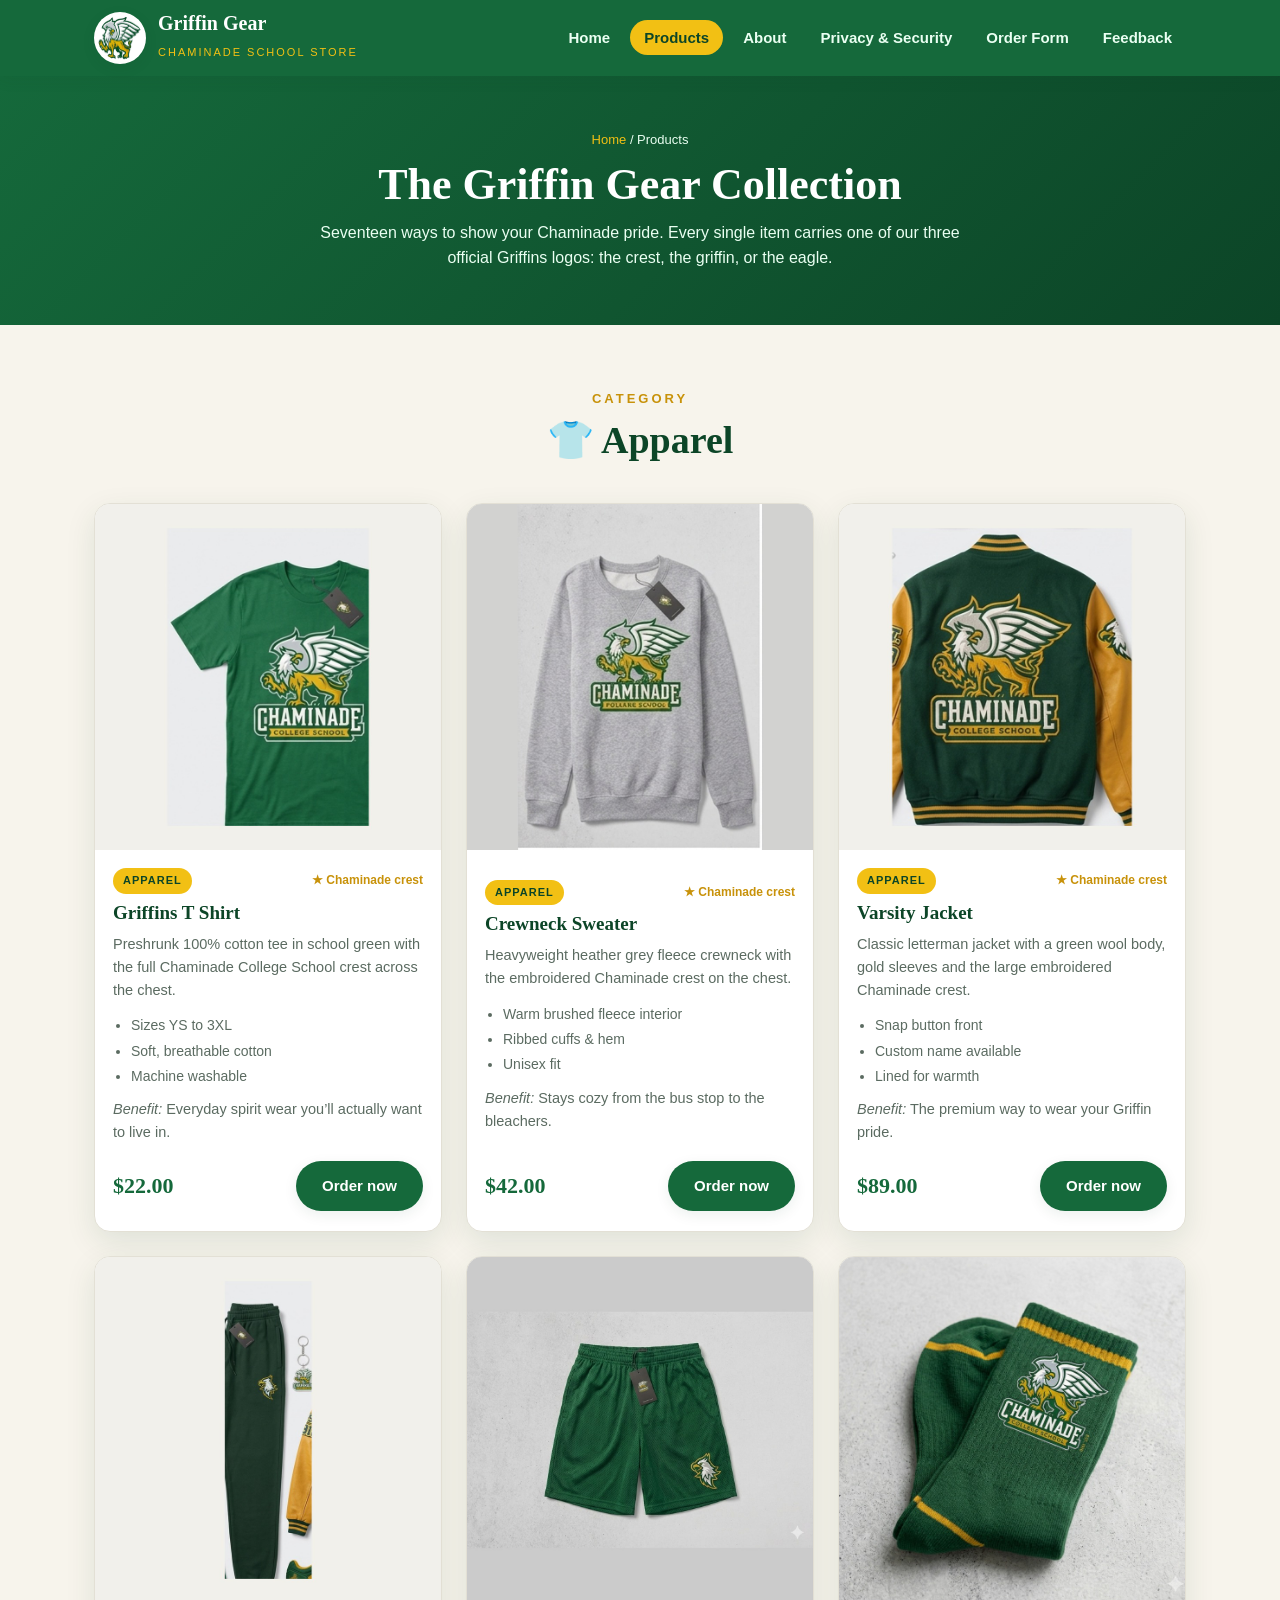
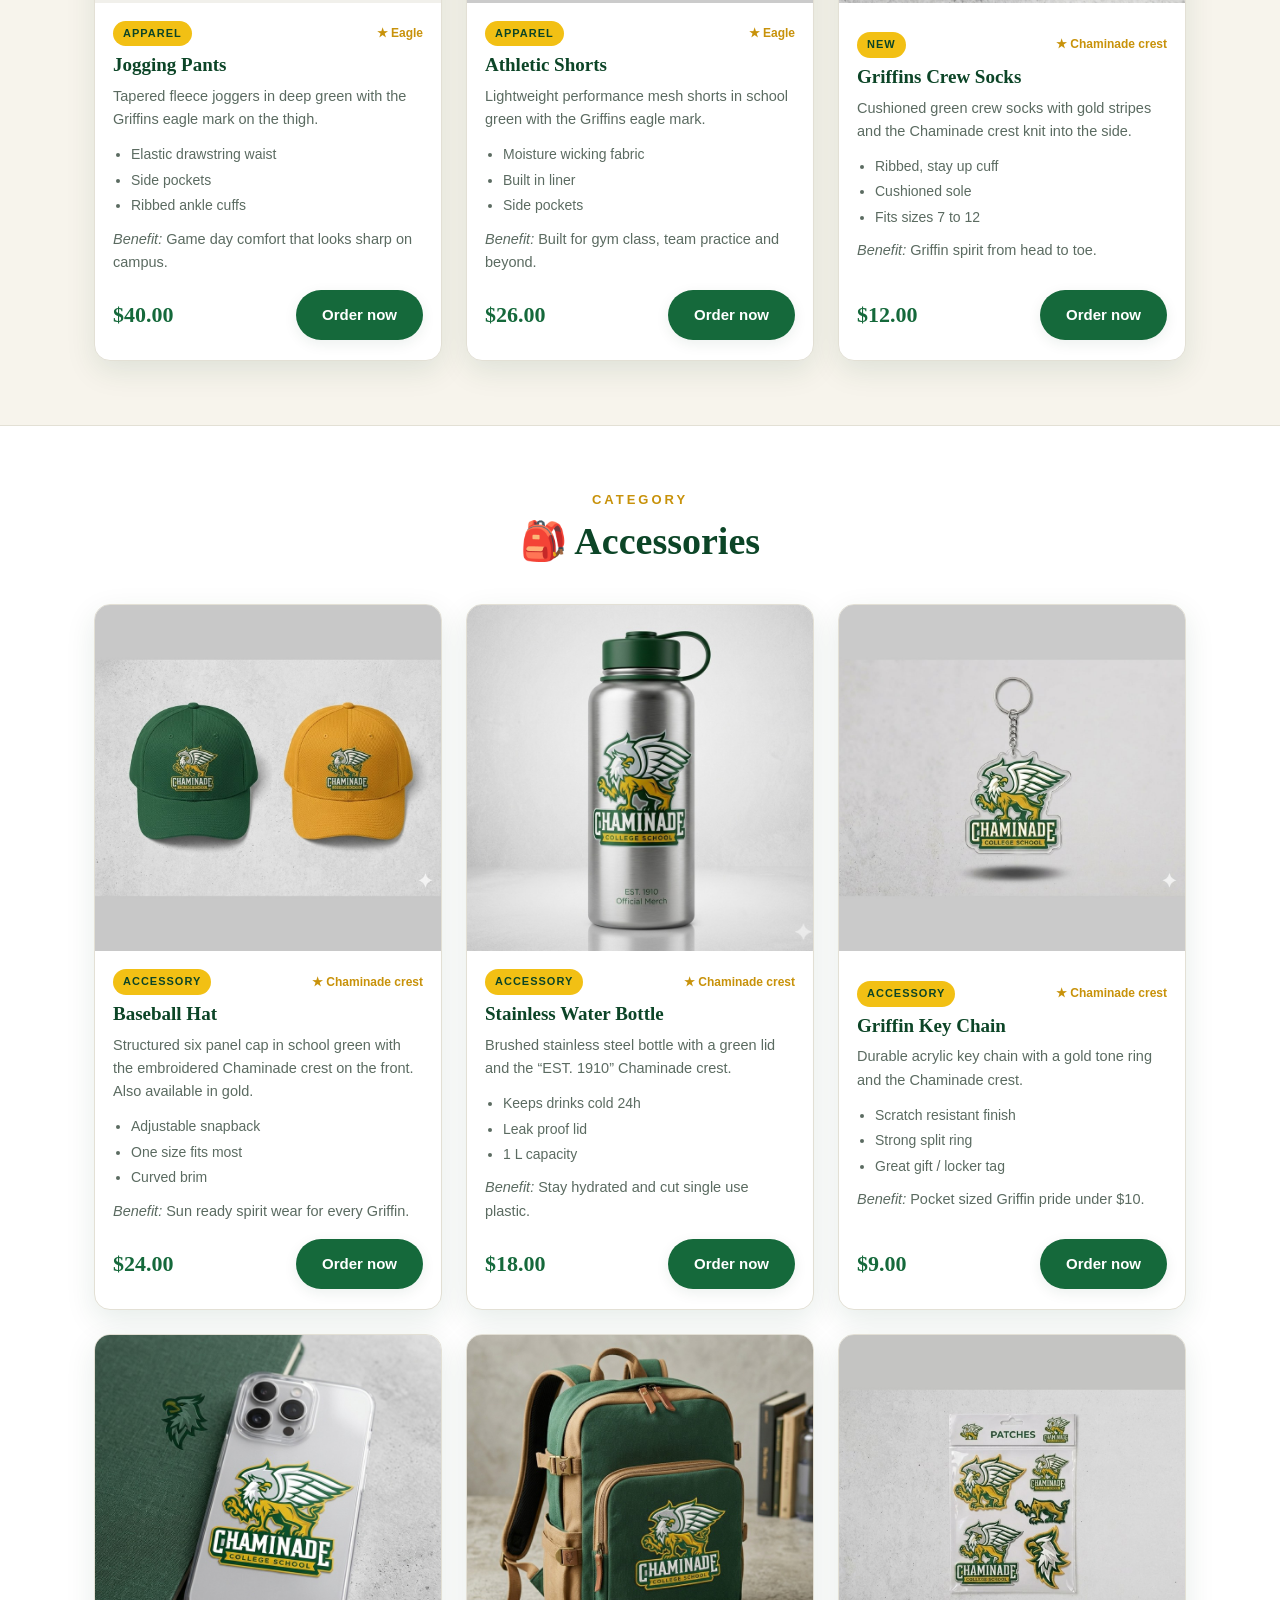
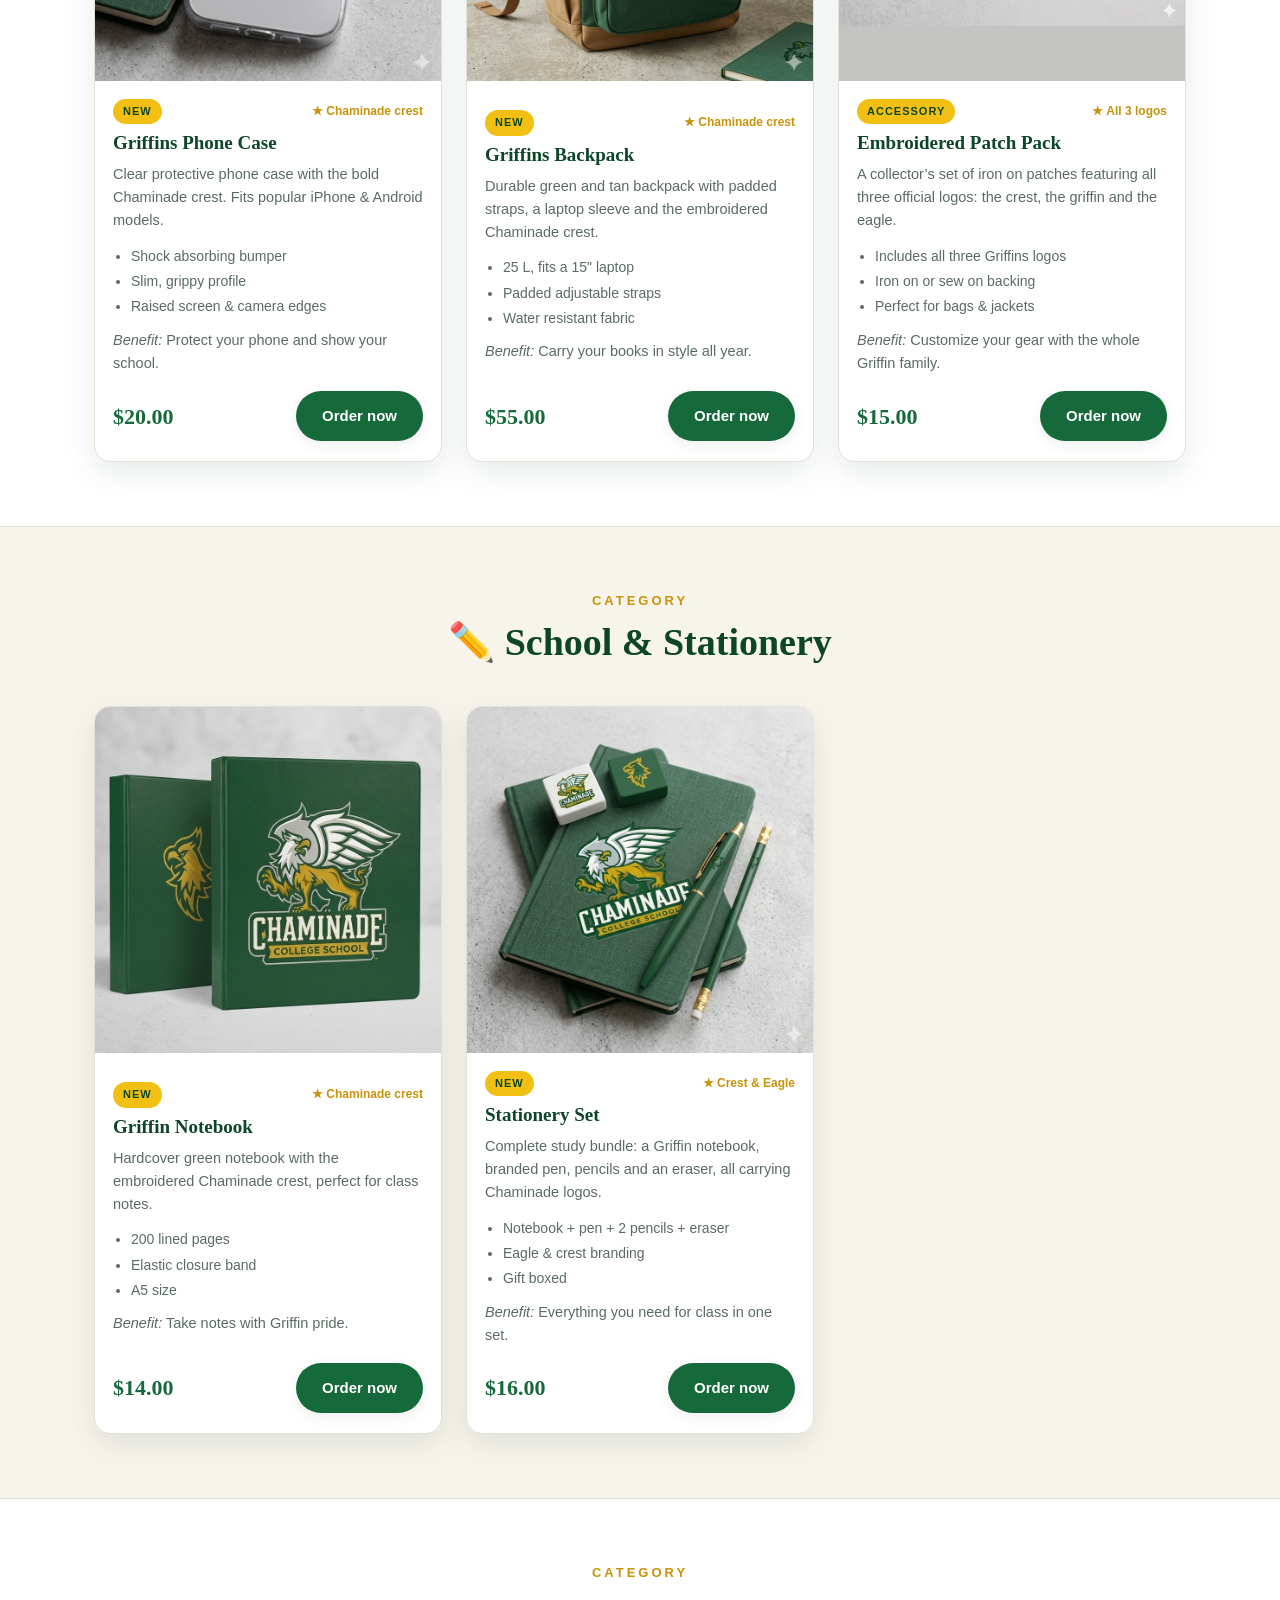
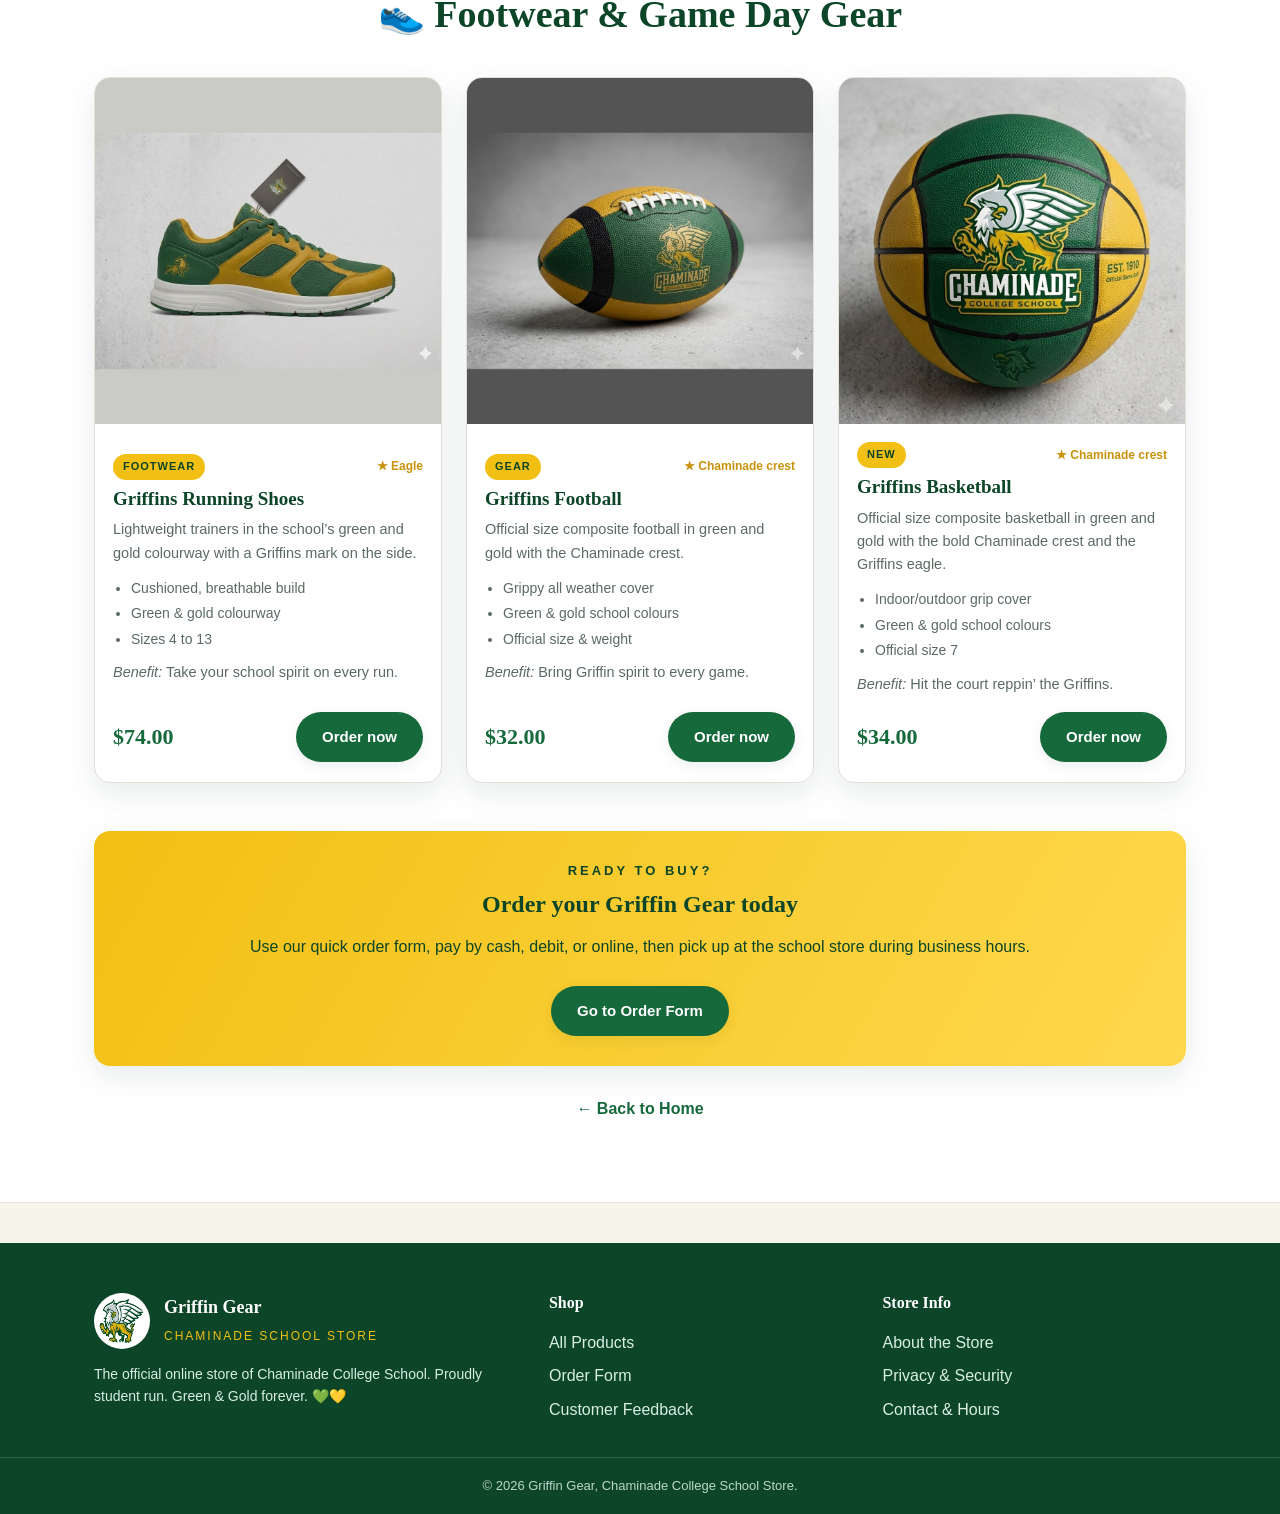
<file: products.html>
<!DOCTYPE html>
<html lang="en">
<head>
  <meta charset="UTF-8" />
  <meta name="viewport" content="width=device-width, initial-scale=1.0" />
  <title>Products | Griffin Gear | Chaminade School Store</title>
  <meta name="description" content="Browse all Chaminade Griffins spirit wear and gear: t shirts, sweaters, socks, hats, water bottles, phone cases, backpacks, stationery, varsity jackets and more." />
  <link rel="icon" type="image/png" href="assets/img/favicon.png" />
  <link rel="stylesheet" href="assets/css/styles.css" />
</head>
<body>

  <header class="site-header">
    <nav class="nav">
      <a class="brand" href="index.html">
        <img src="assets/img/logo-2.png" alt="Chaminade Griffins logo" />
        <span><span class="brand-name">Griffin Gear</span><br /><span class="brand-sub">Chaminade School Store</span></span>
      </a>
      <button class="nav-toggle" aria-label="Toggle navigation">☰</button>
      <ul class="nav-links">
        <li><a href="index.html">Home</a></li>
        <li><a href="products.html" class="active">Products</a></li>
        <li><a href="about.html">About</a></li>
        <li><a href="privacy.html">Privacy &amp; Security</a></li>
        <li><a href="order.html">Order Form</a></li>
        <li><a href="feedback.html">Feedback</a></li>
      </ul>
    </nav>
  </header>

  <section class="page-hero">
    <div class="container">
      <p class="crumbs"><a href="index.html">Home</a> / Products</p>
      <h1>The Griffin Gear Collection</h1>
      <p>Seventeen ways to show your Chaminade pride. Every single item carries one of our three official Griffins logos: the crest, the griffin, or the eagle.</p>
    </div>
  </section>

  <!-- ===================== APPAREL ===================== -->
  <section class="section">
    <div class="container">
      <div class="section-head">
        <p class="eyebrow">Category</p>
        <h2>👕 Apparel</h2>
      </div>
      <div class="grid grid--3">

        <article class="card">
          <div class="card__media"><img src="assets/img/products-photo/tshirt.jpg" alt="Green Griffins T shirt with Chaminade crest" /></div>
          <div class="card__body">
            <div class="card__row" style="padding-top:0"><span class="tag">Apparel</span><span class="badge-logo">★ Chaminade crest</span></div>
            <h3 class="card__title">Griffins T Shirt</h3>
            <p class="card__desc">Preshrunk 100% cotton tee in school green with the full Chaminade College School crest across the chest.</p>
            <ul class="features"><li>Sizes YS to 3XL</li><li>Soft, breathable cotton</li><li>Machine washable</li></ul>
            <p class="card__desc"><em>Benefit:</em> Everyday spirit wear you’ll actually want to live in.</p>
            <div class="card__row"><span class="price">$22.00</span><a class="btn btn--green" href="order.html">Order now</a></div>
          </div>
        </article>

        <article class="card">
          <div class="card__media"><img src="assets/img/products-photo/sweater.jpg" alt="Grey crewneck sweater with Chaminade crest" /></div>
          <div class="card__body">
            <div class="card__row" style="padding-top:0"><span class="tag">Apparel</span><span class="badge-logo">★ Chaminade crest</span></div>
            <h3 class="card__title">Crewneck Sweater</h3>
            <p class="card__desc">Heavyweight heather grey fleece crewneck with the embroidered Chaminade crest on the chest.</p>
            <ul class="features"><li>Warm brushed fleece interior</li><li>Ribbed cuffs &amp; hem</li><li>Unisex fit</li></ul>
            <p class="card__desc"><em>Benefit:</em> Stays cozy from the bus stop to the bleachers.</p>
            <div class="card__row"><span class="price">$42.00</span><a class="btn btn--green" href="order.html">Order now</a></div>
          </div>
        </article>

        <article class="card">
          <div class="card__media"><img src="assets/img/products-photo/varsity-jacket.jpg" alt="Green and gold varsity jacket with Chaminade crest" /></div>
          <div class="card__body">
            <div class="card__row" style="padding-top:0"><span class="tag">Apparel</span><span class="badge-logo">★ Chaminade crest</span></div>
            <h3 class="card__title">Varsity Jacket</h3>
            <p class="card__desc">Classic letterman jacket with a green wool body, gold sleeves and the large embroidered Chaminade crest.</p>
            <ul class="features"><li>Snap button front</li><li>Custom name available</li><li>Lined for warmth</li></ul>
            <p class="card__desc"><em>Benefit:</em> The premium way to wear your Griffin pride.</p>
            <div class="card__row"><span class="price">$89.00</span><a class="btn btn--green" href="order.html">Order now</a></div>
          </div>
        </article>

        <article class="card">
          <div class="card__media"><img src="assets/img/products-photo/jogging-pants.jpg" alt="Dark green jogging pants with Griffins eagle logo" /></div>
          <div class="card__body">
            <div class="card__row" style="padding-top:0"><span class="tag">Apparel</span><span class="badge-logo">★ Eagle</span></div>
            <h3 class="card__title">Jogging Pants</h3>
            <p class="card__desc">Tapered fleece joggers in deep green with the Griffins eagle mark on the thigh.</p>
            <ul class="features"><li>Elastic drawstring waist</li><li>Side pockets</li><li>Ribbed ankle cuffs</li></ul>
            <p class="card__desc"><em>Benefit:</em> Game day comfort that looks sharp on campus.</p>
            <div class="card__row"><span class="price">$40.00</span><a class="btn btn--green" href="order.html">Order now</a></div>
          </div>
        </article>

        <article class="card">
          <div class="card__media"><img src="assets/img/products-photo/shorts.jpg" alt="Green athletic shorts with Griffins eagle logo" /></div>
          <div class="card__body">
            <div class="card__row" style="padding-top:0"><span class="tag">Apparel</span><span class="badge-logo">★ Eagle</span></div>
            <h3 class="card__title">Athletic Shorts</h3>
            <p class="card__desc">Lightweight performance mesh shorts in school green with the Griffins eagle mark.</p>
            <ul class="features"><li>Moisture wicking fabric</li><li>Built in liner</li><li>Side pockets</li></ul>
            <p class="card__desc"><em>Benefit:</em> Built for gym class, team practice and beyond.</p>
            <div class="card__row"><span class="price">$26.00</span><a class="btn btn--green" href="order.html">Order now</a></div>
          </div>
        </article>

        <article class="card">
          <div class="card__media"><img src="assets/img/products-photo/socks.jpg" alt="Green crew socks with gold stripes and Chaminade crest" /></div>
          <div class="card__body">
            <div class="card__row" style="padding-top:0"><span class="tag">New</span><span class="badge-logo">★ Chaminade crest</span></div>
            <h3 class="card__title">Griffins Crew Socks</h3>
            <p class="card__desc">Cushioned green crew socks with gold stripes and the Chaminade crest knit into the side.</p>
            <ul class="features"><li>Ribbed, stay up cuff</li><li>Cushioned sole</li><li>Fits sizes 7 to 12</li></ul>
            <p class="card__desc"><em>Benefit:</em> Griffin spirit from head to toe.</p>
            <div class="card__row"><span class="price">$12.00</span><a class="btn btn--green" href="order.html">Order now</a></div>
          </div>
        </article>

      </div>
    </div>
  </section>

  <!-- ===================== ACCESSORIES ===================== -->
  <section class="section" style="background:var(--paper);border-top:1px solid var(--line);border-bottom:1px solid var(--line);">
    <div class="container">
      <div class="section-head">
        <p class="eyebrow">Category</p>
        <h2>🎒 Accessories</h2>
      </div>
      <div class="grid grid--3">

        <article class="card">
          <div class="card__media"><img src="assets/img/products-photo/cap.jpg" alt="Green baseball cap with Chaminade crest" /></div>
          <div class="card__body">
            <div class="card__row" style="padding-top:0"><span class="tag">Accessory</span><span class="badge-logo">★ Chaminade crest</span></div>
            <h3 class="card__title">Baseball Hat</h3>
            <p class="card__desc">Structured six panel cap in school green with the embroidered Chaminade crest on the front. Also available in gold.</p>
            <ul class="features"><li>Adjustable snapback</li><li>One size fits most</li><li>Curved brim</li></ul>
            <p class="card__desc"><em>Benefit:</em> Sun ready spirit wear for every Griffin.</p>
            <div class="card__row"><span class="price">$24.00</span><a class="btn btn--green" href="order.html">Order now</a></div>
          </div>
        </article>

        <article class="card">
          <div class="card__media"><img src="assets/img/products-photo/water-bottle.jpg" alt="Stainless steel water bottle with Chaminade crest" /></div>
          <div class="card__body">
            <div class="card__row" style="padding-top:0"><span class="tag">Accessory</span><span class="badge-logo">★ Chaminade crest</span></div>
            <h3 class="card__title">Stainless Water Bottle</h3>
            <p class="card__desc">Brushed stainless steel bottle with a green lid and the “EST. 1910” Chaminade crest.</p>
            <ul class="features"><li>Keeps drinks cold 24h</li><li>Leak proof lid</li><li>1 L capacity</li></ul>
            <p class="card__desc"><em>Benefit:</em> Stay hydrated and cut single use plastic.</p>
            <div class="card__row"><span class="price">$18.00</span><a class="btn btn--green" href="order.html">Order now</a></div>
          </div>
        </article>

        <article class="card">
          <div class="card__media"><img src="assets/img/products-photo/keychain.jpg" alt="Griffins keychain with Chaminade crest" /></div>
          <div class="card__body">
            <div class="card__row" style="padding-top:0"><span class="tag">Accessory</span><span class="badge-logo">★ Chaminade crest</span></div>
            <h3 class="card__title">Griffin Key Chain</h3>
            <p class="card__desc">Durable acrylic key chain with a gold tone ring and the Chaminade crest.</p>
            <ul class="features"><li>Scratch resistant finish</li><li>Strong split ring</li><li>Great gift / locker tag</li></ul>
            <p class="card__desc"><em>Benefit:</em> Pocket sized Griffin pride under $10.</p>
            <div class="card__row"><span class="price">$9.00</span><a class="btn btn--green" href="order.html">Order now</a></div>
          </div>
        </article>

        <article class="card">
          <div class="card__media"><img src="assets/img/products-photo/phone-case.jpg" alt="Clear phone case with Chaminade crest" /></div>
          <div class="card__body">
            <div class="card__row" style="padding-top:0"><span class="tag">New</span><span class="badge-logo">★ Chaminade crest</span></div>
            <h3 class="card__title">Griffins Phone Case</h3>
            <p class="card__desc">Clear protective phone case with the bold Chaminade crest. Fits popular iPhone &amp; Android models.</p>
            <ul class="features"><li>Shock absorbing bumper</li><li>Slim, grippy profile</li><li>Raised screen &amp; camera edges</li></ul>
            <p class="card__desc"><em>Benefit:</em> Protect your phone and show your school.</p>
            <div class="card__row"><span class="price">$20.00</span><a class="btn btn--green" href="order.html">Order now</a></div>
          </div>
        </article>

        <article class="card">
          <div class="card__media"><img src="assets/img/products-photo/backpack.jpg" alt="Green and tan backpack with Chaminade crest" /></div>
          <div class="card__body">
            <div class="card__row" style="padding-top:0"><span class="tag">New</span><span class="badge-logo">★ Chaminade crest</span></div>
            <h3 class="card__title">Griffins Backpack</h3>
            <p class="card__desc">Durable green and tan backpack with padded straps, a laptop sleeve and the embroidered Chaminade crest.</p>
            <ul class="features"><li>25 L, fits a 15" laptop</li><li>Padded adjustable straps</li><li>Water resistant fabric</li></ul>
            <p class="card__desc"><em>Benefit:</em> Carry your books in style all year.</p>
            <div class="card__row"><span class="price">$55.00</span><a class="btn btn--green" href="order.html">Order now</a></div>
          </div>
        </article>

        <article class="card">
          <div class="card__media"><img src="assets/img/products-photo/patches.jpg" alt="Pack of embroidered patches featuring all three Chaminade logos" /></div>
          <div class="card__body">
            <div class="card__row" style="padding-top:0"><span class="tag">Accessory</span><span class="badge-logo">★ All 3 logos</span></div>
            <h3 class="card__title">Embroidered Patch Pack</h3>
            <p class="card__desc">A collector’s set of iron on patches featuring all three official logos: the crest, the griffin and the eagle.</p>
            <ul class="features"><li>Includes all three Griffins logos</li><li>Iron on or sew on backing</li><li>Perfect for bags &amp; jackets</li></ul>
            <p class="card__desc"><em>Benefit:</em> Customize your gear with the whole Griffin family.</p>
            <div class="card__row"><span class="price">$15.00</span><a class="btn btn--green" href="order.html">Order now</a></div>
          </div>
        </article>

      </div>
    </div>
  </section>

  <!-- ===================== STATIONERY ===================== -->
  <section class="section">
    <div class="container">
      <div class="section-head">
        <p class="eyebrow">Category</p>
        <h2>✏️ School &amp; Stationery</h2>
      </div>
      <div class="grid grid--3">

        <article class="card">
          <div class="card__media"><img src="assets/img/products-photo/notebook.jpg" alt="Green hardcover notebook with Chaminade crest" /></div>
          <div class="card__body">
            <div class="card__row" style="padding-top:0"><span class="tag">New</span><span class="badge-logo">★ Chaminade crest</span></div>
            <h3 class="card__title">Griffin Notebook</h3>
            <p class="card__desc">Hardcover green notebook with the embroidered Chaminade crest, perfect for class notes.</p>
            <ul class="features"><li>200 lined pages</li><li>Elastic closure band</li><li>A5 size</li></ul>
            <p class="card__desc"><em>Benefit:</em> Take notes with Griffin pride.</p>
            <div class="card__row"><span class="price">$14.00</span><a class="btn btn--green" href="order.html">Order now</a></div>
          </div>
        </article>

        <article class="card">
          <div class="card__media"><img src="assets/img/products-photo/stationery.jpg" alt="Stationery set: notebook, pen, pencils and eraser with Chaminade logos" /></div>
          <div class="card__body">
            <div class="card__row" style="padding-top:0"><span class="tag">New</span><span class="badge-logo">★ Crest &amp; Eagle</span></div>
            <h3 class="card__title">Stationery Set</h3>
            <p class="card__desc">Complete study bundle: a Griffin notebook, branded pen, pencils and an eraser, all carrying Chaminade logos.</p>
            <ul class="features"><li>Notebook + pen + 2 pencils + eraser</li><li>Eagle &amp; crest branding</li><li>Gift boxed</li></ul>
            <p class="card__desc"><em>Benefit:</em> Everything you need for class in one set.</p>
            <div class="card__row"><span class="price">$16.00</span><a class="btn btn--green" href="order.html">Order now</a></div>
          </div>
        </article>

      </div>
    </div>
  </section>

  <!-- ===================== FOOTWEAR & GEAR ===================== -->
  <section class="section" style="background:var(--paper);border-top:1px solid var(--line);border-bottom:1px solid var(--line);">
    <div class="container">
      <div class="section-head">
        <p class="eyebrow">Category</p>
        <h2>👟 Footwear &amp; Game Day Gear</h2>
      </div>
      <div class="grid grid--3">

        <article class="card">
          <div class="card__media"><img src="assets/img/products-photo/running-shoes.jpg" alt="Green and gold running shoes with Griffins logo" /></div>
          <div class="card__body">
            <div class="card__row" style="padding-top:0"><span class="tag">Footwear</span><span class="badge-logo">★ Eagle</span></div>
            <h3 class="card__title">Griffins Running Shoes</h3>
            <p class="card__desc">Lightweight trainers in the school’s green and gold colourway with a Griffins mark on the side.</p>
            <ul class="features"><li>Cushioned, breathable build</li><li>Green &amp; gold colourway</li><li>Sizes 4 to 13</li></ul>
            <p class="card__desc"><em>Benefit:</em> Take your school spirit on every run.</p>
            <div class="card__row"><span class="price">$74.00</span><a class="btn btn--green" href="order.html">Order now</a></div>
          </div>
        </article>

        <article class="card">
          <div class="card__media"><img src="assets/img/products-photo/football.jpg" alt="Green and gold football with Chaminade crest" /></div>
          <div class="card__body">
            <div class="card__row" style="padding-top:0"><span class="tag">Gear</span><span class="badge-logo">★ Chaminade crest</span></div>
            <h3 class="card__title">Griffins Football</h3>
            <p class="card__desc">Official size composite football in green and gold with the Chaminade crest.</p>
            <ul class="features"><li>Grippy all weather cover</li><li>Green &amp; gold school colours</li><li>Official size &amp; weight</li></ul>
            <p class="card__desc"><em>Benefit:</em> Bring Griffin spirit to every game.</p>
            <div class="card__row"><span class="price">$32.00</span><a class="btn btn--green" href="order.html">Order now</a></div>
          </div>
        </article>

        <article class="card">
          <div class="card__media"><img src="assets/img/products-photo/basketball.jpg" alt="Green and gold basketball with Chaminade crest" /></div>
          <div class="card__body">
            <div class="card__row" style="padding-top:0"><span class="tag">New</span><span class="badge-logo">★ Chaminade crest</span></div>
            <h3 class="card__title">Griffins Basketball</h3>
            <p class="card__desc">Official size composite basketball in green and gold with the bold Chaminade crest and the Griffins eagle.</p>
            <ul class="features"><li>Indoor/outdoor grip cover</li><li>Green &amp; gold school colours</li><li>Official size 7</li></ul>
            <p class="card__desc"><em>Benefit:</em> Hit the court reppin’ the Griffins.</p>
            <div class="card__row"><span class="price">$34.00</span><a class="btn btn--green" href="order.html">Order now</a></div>
          </div>
        </article>

      </div>

      <div class="promo" style="margin-top:48px;">
        <p class="eyebrow" style="color:var(--green-dark)">Ready to buy?</p>
        <h2>Order your Griffin Gear today</h2>
        <p>Use our quick order form, pay by cash, debit, or online, then pick up at the school store during business hours.</p>
        <a class="btn btn--green" href="order.html" style="margin-top:10px;">Go to Order Form</a>
      </div>

      <p class="center" style="margin-top:30px;"><a class="backhome" href="index.html">← Back to Home</a></p>
    </div>
  </section>

  <footer class="site-footer">
    <div class="container">
      <div class="footer-grid">
        <div>
          <div class="footer-brand">
            <img src="assets/img/logo-2.png" alt="Chaminade Griffins logo" />
            <div><strong style="color:#fff;font-family:var(--serif);font-size:18px;">Griffin Gear</strong><br /><span style="font-size:12px;letter-spacing:2px;color:var(--gold);">CHAMINADE SCHOOL STORE</span></div>
          </div>
          <p style="font-size:14px;">The official online store of Chaminade College School. Proudly student run. Green &amp; Gold forever. 💚💛</p>
        </div>
        <div>
          <h4>Shop</h4>
          <a href="products.html">All Products</a>
          <a href="order.html">Order Form</a>
          <a href="feedback.html">Customer Feedback</a>
        </div>
        <div>
          <h4>Store Info</h4>
          <a href="about.html">About the Store</a>
          <a href="privacy.html">Privacy &amp; Security</a>
          <a href="about.html">Contact &amp; Hours</a>
        </div>
      </div>
    </div>
    <div class="footer-bottom">© <span id="year"></span> Griffin Gear, Chaminade College School Store.</div>
  </footer>

  <script src="assets/js/main.js"></script>
</body>
</html>
</file>
<file: assets/css/styles.css>
/* =========================================================================
   Chaminade Griffins School Store — shared stylesheet
   Consistent colour scheme, professional layout, responsive.
   ========================================================================= */
:root {
  --green: #15693B;
  --green-dark: #0C4527;
  --green-light: #1E8A4F;
  --gold: #F2C014;
  --gold-dark: #C8920A;
  --cream: #F7F4EC;
  --paper: #FFFFFF;
  --ink: #16231C;
  --muted: #5B6B61;
  --line: #E3E0D5;
  --shadow: 0 10px 30px rgba(12, 69, 43, 0.10);
  --shadow-sm: 0 4px 14px rgba(12, 69, 43, 0.08);
  --radius: 16px;
  --radius-sm: 10px;
  --maxw: 1140px;
  --serif: "Georgia", "Times New Roman", serif;
  --sans: "Segoe UI", "Helvetica Neue", Arial, sans-serif;
}

* { box-sizing: border-box; }
html { scroll-behavior: smooth; }
body {
  margin: 0;
  font-family: var(--sans);
  color: var(--ink);
  background: var(--cream);
  line-height: 1.6;
}
img { max-width: 100%; display: block; }
a { color: var(--green); }
h1, h2, h3, h4 { font-family: var(--serif); line-height: 1.2; color: var(--green-dark); }

.container { width: 100%; max-width: var(--maxw); margin: 0 auto; padding: 0 24px; }
.section { padding: 64px 0; }
.section--tight { padding: 40px 0; }
.center { text-align: center; }
.muted { color: var(--muted); }
.eyebrow {
  text-transform: uppercase; letter-spacing: 3px; font-size: 13px;
  font-weight: 700; color: var(--gold-dark); margin: 0 0 8px;
}

/* ---- Buttons ---------------------------------------------------------- */
.btn {
  display: inline-block; cursor: pointer; border: 0;
  font-family: var(--sans); font-weight: 700; font-size: 15px;
  padding: 13px 26px; border-radius: 999px; text-decoration: none;
  transition: transform .12s ease, box-shadow .12s ease, background .12s ease;
}
.btn--primary { background: var(--gold); color: var(--green-dark); box-shadow: var(--shadow-sm); }
.btn--primary:hover { transform: translateY(-2px); background: #ffce2e; }
.btn--ghost { background: transparent; color: #fff; border: 2px solid rgba(255,255,255,.7); }
.btn--ghost:hover { background: rgba(255,255,255,.12); }
.btn--green { background: var(--green); color: #fff; box-shadow: var(--shadow-sm); }
.btn--green:hover { transform: translateY(-2px); background: var(--green-light); }

/* ---- Top bar / header ------------------------------------------------- */
.topbar { background: var(--green-dark); color: #fff; font-size: 13.5px; }
.topbar .container { display: flex; justify-content: space-between; gap: 12px; padding-top: 8px; padding-bottom: 8px; flex-wrap: wrap; }
.topbar a { color: var(--gold); text-decoration: none; }

.site-header { background: var(--green); color: #fff; position: sticky; top: 0; z-index: 50; box-shadow: var(--shadow-sm); }
.nav { display: flex; align-items: center; justify-content: space-between; padding: 12px 24px; max-width: var(--maxw); margin: 0 auto; gap: 16px; }
.brand { display: flex; align-items: center; gap: 12px; text-decoration: none; color: #fff; }
.brand img { width: 52px; height: 52px; background: #fff; border-radius: 50%; padding: 4px; box-shadow: var(--shadow-sm); }
.brand-name { font-family: var(--serif); font-weight: 700; font-size: 20px; line-height: 1.1; }
.brand-sub { font-size: 11px; letter-spacing: 2px; text-transform: uppercase; color: var(--gold); }

.nav-links { display: flex; gap: 6px; align-items: center; list-style: none; margin: 0; padding: 0; }
.nav-links a {
  color: #eafff2; text-decoration: none; font-weight: 600; font-size: 15px;
  padding: 9px 14px; border-radius: 999px; transition: background .12s ease;
}
.nav-links a:hover { background: rgba(255,255,255,.14); }
.nav-links a.active { background: var(--gold); color: var(--green-dark); }

.nav-toggle { display: none; background: transparent; border: 2px solid rgba(255,255,255,.6); color: #fff; font-size: 20px; border-radius: 8px; padding: 4px 10px; cursor: pointer; }

/* ---- Hero ------------------------------------------------------------- */
.hero {
  position: relative; color: #fff; text-align: center; overflow: hidden;
  background:
    radial-gradient(1200px 500px at 80% -10%, rgba(242,192,20,.25), transparent 60%),
    linear-gradient(135deg, var(--green) 0%, var(--green-dark) 100%);
}
.hero .container { padding-top: 84px; padding-bottom: 84px; position: relative; z-index: 2; }
.hero h1 { color: #fff; font-size: clamp(34px, 5vw, 56px); margin: 6px 0 14px; }
.hero p.lead { font-size: clamp(16px, 2.2vw, 20px); max-width: 680px; margin: 0 auto 26px; color: #eafff2; }
.hero-actions { display: flex; gap: 14px; justify-content: center; flex-wrap: wrap; }
.hero-watermark { position: absolute; top: 50%; left: 50%; transform: translate(-50%, -50%); width: 400px; opacity: .12; z-index: 1; }
.hero-slogan { font-family: var(--serif); font-style: italic; color: var(--gold); font-size: 18px; }

/* ---- Pills / payment -------------------------------------------------- */
.pills { display: flex; flex-wrap: wrap; gap: 10px; justify-content: center; margin-top: 22px; }
.pill { background: rgba(255,255,255,.14); border: 1px solid rgba(255,255,255,.25); color: #fff; padding: 8px 16px; border-radius: 999px; font-size: 14px; font-weight: 600; }

/* ---- Generic grid + cards -------------------------------------------- */
.grid { display: grid; gap: 24px; }
.grid--3 { grid-template-columns: repeat(3, 1fr); }
.grid--4 { grid-template-columns: repeat(4, 1fr); }
.grid--2 { grid-template-columns: repeat(2, 1fr); }

.card {
  background: var(--paper); border-radius: var(--radius); box-shadow: var(--shadow);
  overflow: hidden; border: 1px solid var(--line);
  display: flex; flex-direction: column; transition: transform .14s ease, box-shadow .14s ease;
}
.card:hover { transform: translateY(-4px); box-shadow: 0 16px 40px rgba(12,69,43,.16); }
.card__media { background: var(--cream); aspect-ratio: 1 / 1; display: flex; align-items: center; justify-content: center; }
.card__media img { width: 100%; height: 100%; object-fit: cover; }
.card__body { padding: 18px 18px 20px; display: flex; flex-direction: column; gap: 8px; flex: 1; }
.card__title { margin: 0; font-size: 19px; }
.card__desc { margin: 0; font-size: 14.5px; color: var(--muted); }
.card__row { margin-top: auto; display: flex; align-items: center; justify-content: space-between; padding-top: 8px; }
.price { font-family: var(--serif); font-weight: 700; font-size: 22px; color: var(--green); }
.tag { display: inline-block; font-size: 11px; font-weight: 700; letter-spacing: 1px; text-transform: uppercase; background: var(--gold); color: var(--green-dark); padding: 4px 10px; border-radius: 999px; }
.badge-logo { font-size: 12px; color: var(--gold-dark); font-weight: 700; }

ul.features { margin: 4px 0 0; padding-left: 18px; font-size: 14px; color: var(--muted); }
ul.features li { margin-bottom: 3px; }

/* ---- Section headers -------------------------------------------------- */
.section-head { text-align: center; max-width: 720px; margin: 0 auto 40px; }
.section-head h2 { font-size: clamp(26px, 3.6vw, 38px); margin: 6px 0 10px; }

/* ---- Feature / info blocks ------------------------------------------- */
.panel { background: var(--paper); border: 1px solid var(--line); border-radius: var(--radius); box-shadow: var(--shadow-sm); padding: 28px; }
.panel h3 { margin-top: 0; display: flex; align-items: center; gap: 10px; }
.icon-dot { width: 38px; height: 38px; border-radius: 10px; background: var(--cream); color: var(--green); display: inline-flex; align-items: center; justify-content: center; font-size: 20px; flex: none; }

.split { display: grid; grid-template-columns: 1.1fr .9fr; gap: 40px; align-items: center; }
.media-frame { background: var(--paper); border-radius: var(--radius); box-shadow: var(--shadow); padding: 18px; border: 1px solid var(--line); }

/* ---- Promo banner ----------------------------------------------------- */
.promo { background: linear-gradient(120deg, var(--gold) 0%, #ffd84d 100%); color: var(--green-dark); border-radius: var(--radius); padding: 30px; text-align: center; box-shadow: var(--shadow); }
.promo h2 { color: var(--green-dark); margin: 0 0 6px; }

/* ---- Tables ----------------------------------------------------------- */
table.data { width: 100%; border-collapse: collapse; background: var(--paper); border-radius: var(--radius); overflow: hidden; box-shadow: var(--shadow-sm); }
table.data th, table.data td { padding: 14px 16px; text-align: left; border-bottom: 1px solid var(--line); font-size: 14.5px; }
table.data thead th { background: var(--green); color: #fff; font-family: var(--serif); }
table.data tbody tr:nth-child(even) { background: #fbfaf5; }

/* ---- Forms ------------------------------------------------------------ */
.form { background: var(--paper); border: 1px solid var(--line); border-radius: var(--radius); box-shadow: var(--shadow); padding: 30px; }
.form-row { display: grid; grid-template-columns: 1fr 1fr; gap: 18px; }
.field { margin-bottom: 18px; display: flex; flex-direction: column; gap: 6px; }
.field label { font-weight: 700; font-size: 14px; color: var(--green-dark); }
.field input, .field select, .field textarea {
  font-family: var(--sans); font-size: 15px; padding: 12px 14px;
  border: 1.5px solid var(--line); border-radius: var(--radius-sm); background: #fff; color: var(--ink);
}
.field input:focus, .field select:focus, .field textarea:focus { outline: none; border-color: var(--green); box-shadow: 0 0 0 3px rgba(21,105,59,.12); }
.field textarea { resize: vertical; min-height: 120px; }
.req { color: #b3261e; }
.form-note { font-size: 13px; color: var(--muted); }
.alert { border-radius: var(--radius-sm); padding: 14px 16px; font-weight: 600; margin-bottom: 18px; }
.alert--ok { background: #e7f6ec; color: var(--green-dark); border: 1px solid #bfe3cb; }
.hidden { display: none; }

/* ---- Star rating ------------------------------------------------------ */
.stars { display: inline-flex; flex-direction: row-reverse; gap: 4px; }
.stars input { display: none; }
.stars label { font-size: 30px; color: #d9d4c4; cursor: pointer; transition: color .1s; }
.stars input:checked ~ label,
.stars label:hover, .stars label:hover ~ label { color: var(--gold); }

/* ---- Testimonials ----------------------------------------------------- */
.quote { background: var(--paper); border-left: 5px solid var(--gold); border-radius: var(--radius-sm); padding: 20px 22px; box-shadow: var(--shadow-sm); }
.quote p { margin: 0 0 10px; font-style: italic; }
.quote .who { font-weight: 700; color: var(--green-dark); font-style: normal; }
.stars-static { color: var(--gold); letter-spacing: 2px; }

/* ---- Back to home ----------------------------------------------------- */
.backhome { display: inline-flex; align-items: center; gap: 8px; font-weight: 700; text-decoration: none; color: var(--green); }
.page-hero { background: linear-gradient(135deg, var(--green) 0%, var(--green-dark) 100%); color: #fff; padding: 54px 0; text-align: center; }
.page-hero h1 { color: #fff; font-size: clamp(28px, 4vw, 44px); margin: 8px 0 8px; }
.page-hero p { color: #eafff2; max-width: 640px; margin: 0 auto; }
.crumbs { font-size: 13px; color: rgba(255,255,255,.8); }
.crumbs a { color: var(--gold); text-decoration: none; }

/* ---- Footer ----------------------------------------------------------- */
.site-footer { background: var(--green-dark); color: #d8efe2; margin-top: 40px; }
.footer-grid { display: grid; grid-template-columns: 1.4fr 1fr 1fr; gap: 30px; padding: 50px 0 30px; }
.site-footer h4 { color: #fff; margin: 0 0 14px; }
.site-footer a { color: #d8efe2; text-decoration: none; display: block; padding: 4px 0; }
.site-footer a:hover { color: var(--gold); }
.footer-brand { display: flex; gap: 14px; align-items: center; margin-bottom: 14px; }
.footer-brand img { width: 56px; height: 56px; background: #fff; border-radius: 50%; padding: 5px; }
.footer-bottom { border-top: 1px solid rgba(255,255,255,.15); padding: 18px 0; font-size: 13px; text-align: center; color: #bcd9c9; }

/* ---- Responsive ------------------------------------------------------- */
@media (max-width: 960px) {
  .grid--4 { grid-template-columns: repeat(3, 1fr); }
  .split { grid-template-columns: 1fr; }
  .footer-grid { grid-template-columns: 1fr 1fr; }
}
@media (max-width: 760px) {
  .nav-toggle { display: inline-block; }
  .nav-links {
    display: none; position: absolute; top: 100%; left: 0; right: 0;
    flex-direction: column; background: var(--green-dark); padding: 10px 16px 18px; gap: 4px;
  }
  .nav-links.open { display: flex; }
  .nav-links a { display: block; }
  .grid--4, .grid--3 { grid-template-columns: repeat(2, 1fr); }
  .form-row { grid-template-columns: 1fr; }
  .footer-grid { grid-template-columns: 1fr; }
}
@media (max-width: 480px) {
  .grid--4, .grid--3, .grid--2 { grid-template-columns: 1fr; }
  .section { padding: 44px 0; }
}

/* ---- Print / PDF export ---------------------------------------------- */
@media print {
  * { -webkit-print-color-adjust: exact !important; print-color-adjust: exact !important; }
  @page { margin: 12mm; }
  body { background: #fff; }
  .site-header { position: static !important; box-shadow: none; }
  .nav-toggle { display: none !important; }
  .hero-watermark { display: none; }
  .section, .section--tight { padding: 26px 0 !important; }
  /* keep visual blocks from splitting across pages */
  .card, .panel, .quote, .promo, .form, table.data, .media-frame, .split > div { break-inside: avoid; page-break-inside: avoid; }
  .grid { gap: 16px; }
  h1, h2, h3 { break-after: avoid; page-break-after: avoid; }
  a { color: inherit; text-decoration: none; }
  .btn { box-shadow: none; }
  /* start each page's hero near the top cleanly */
  .page-hero, .hero { break-before: auto; }
}
</file>
